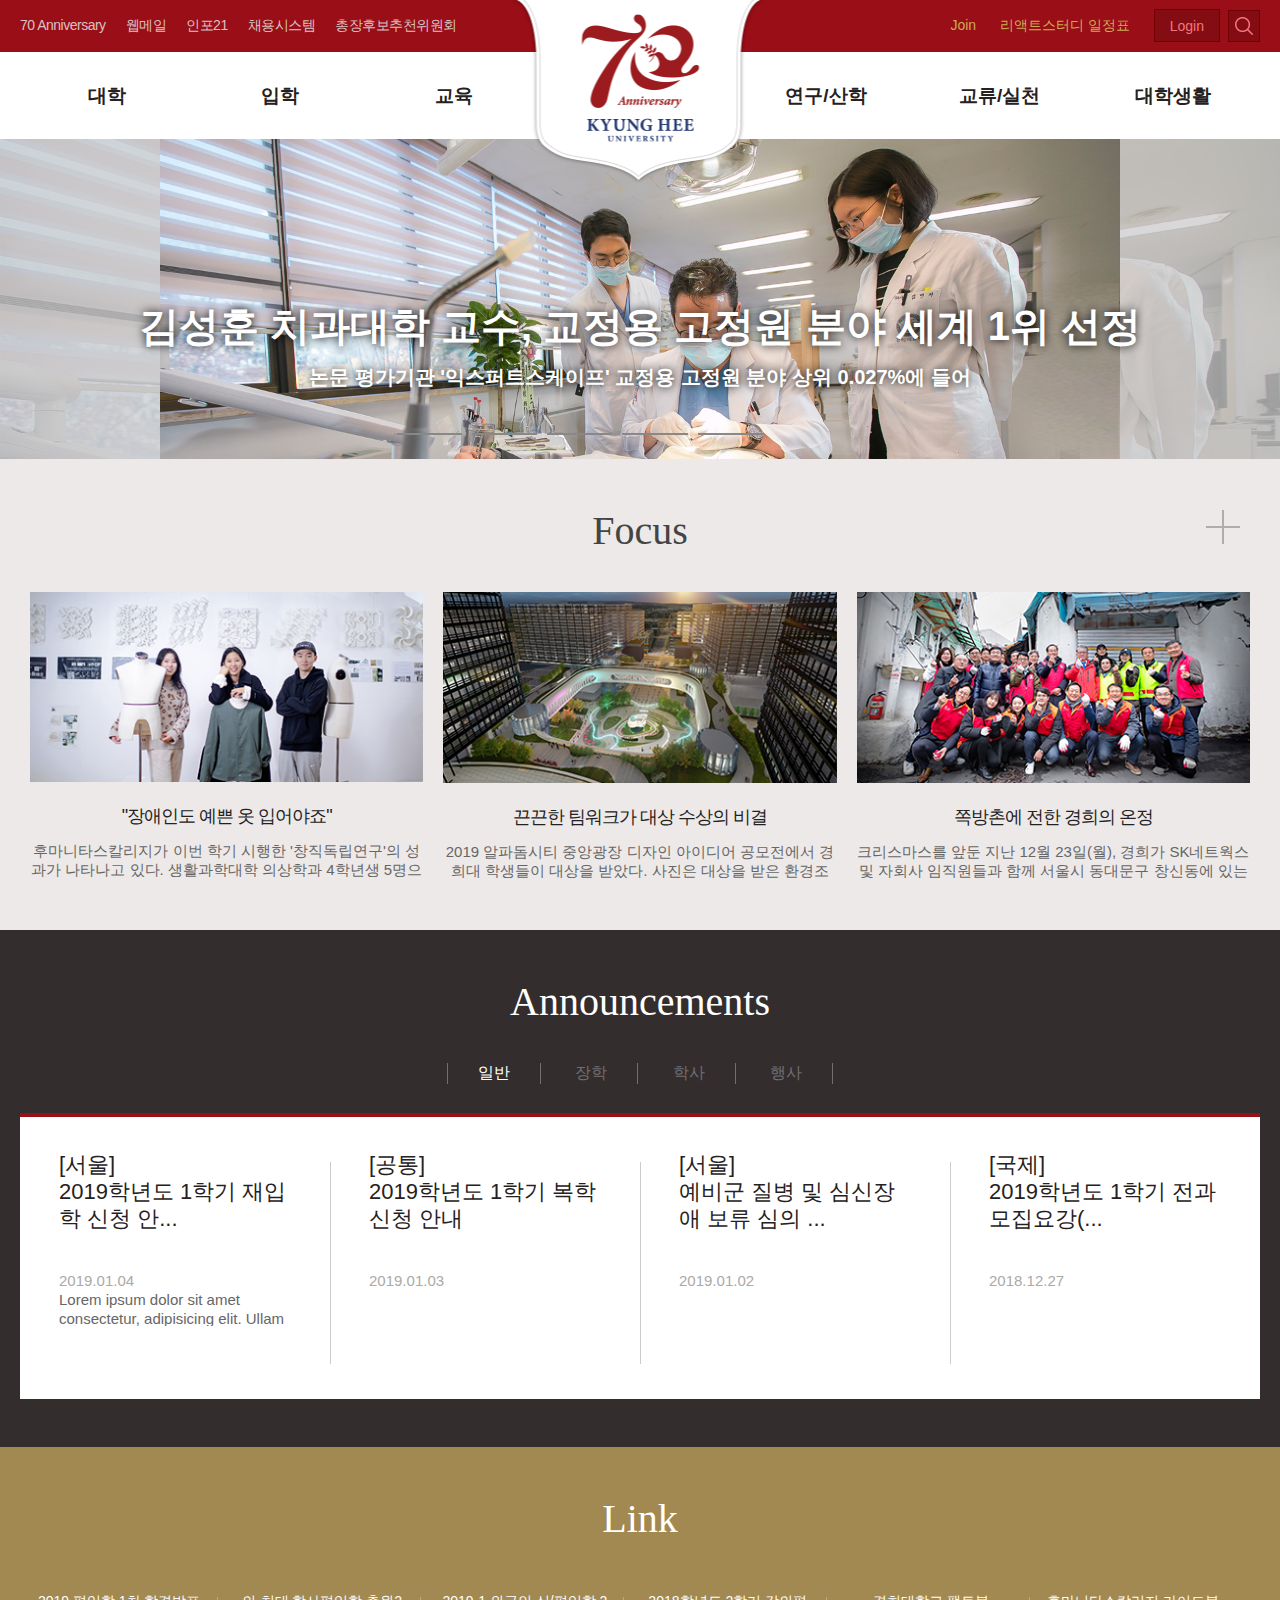
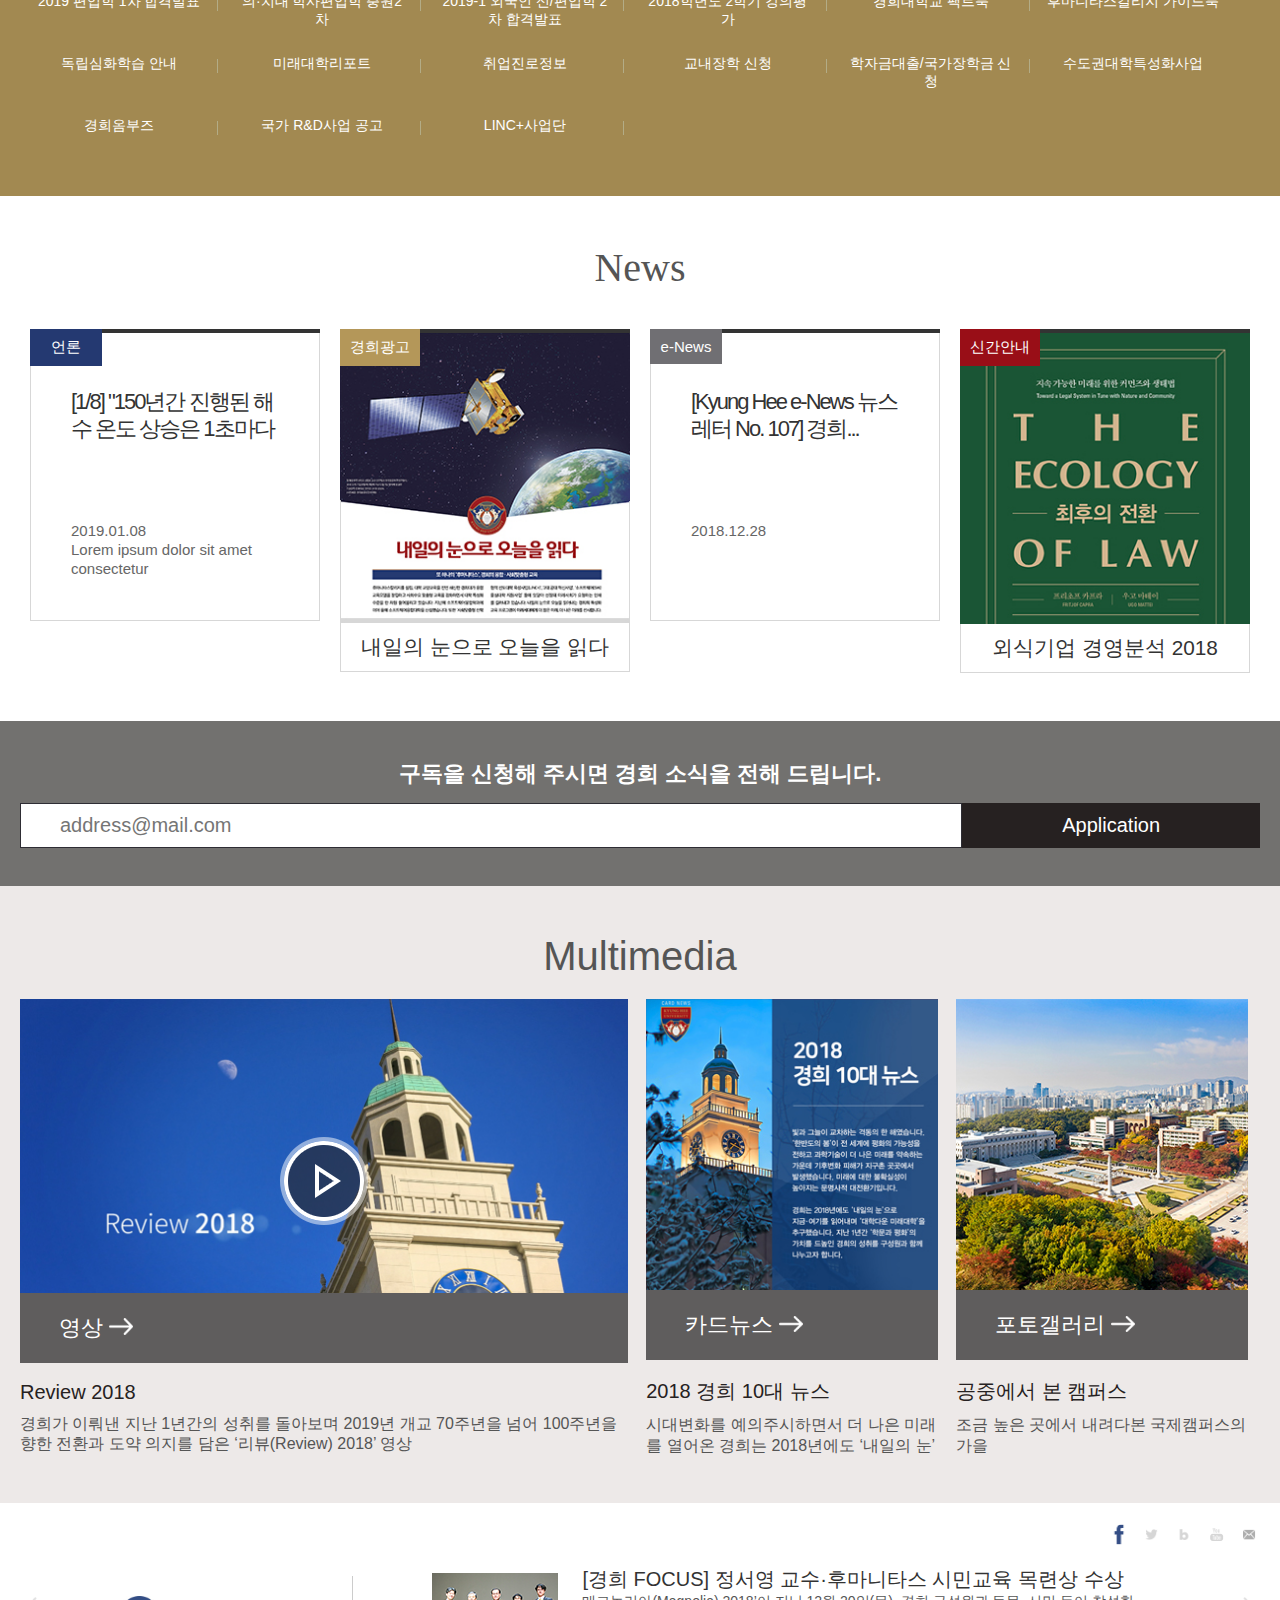
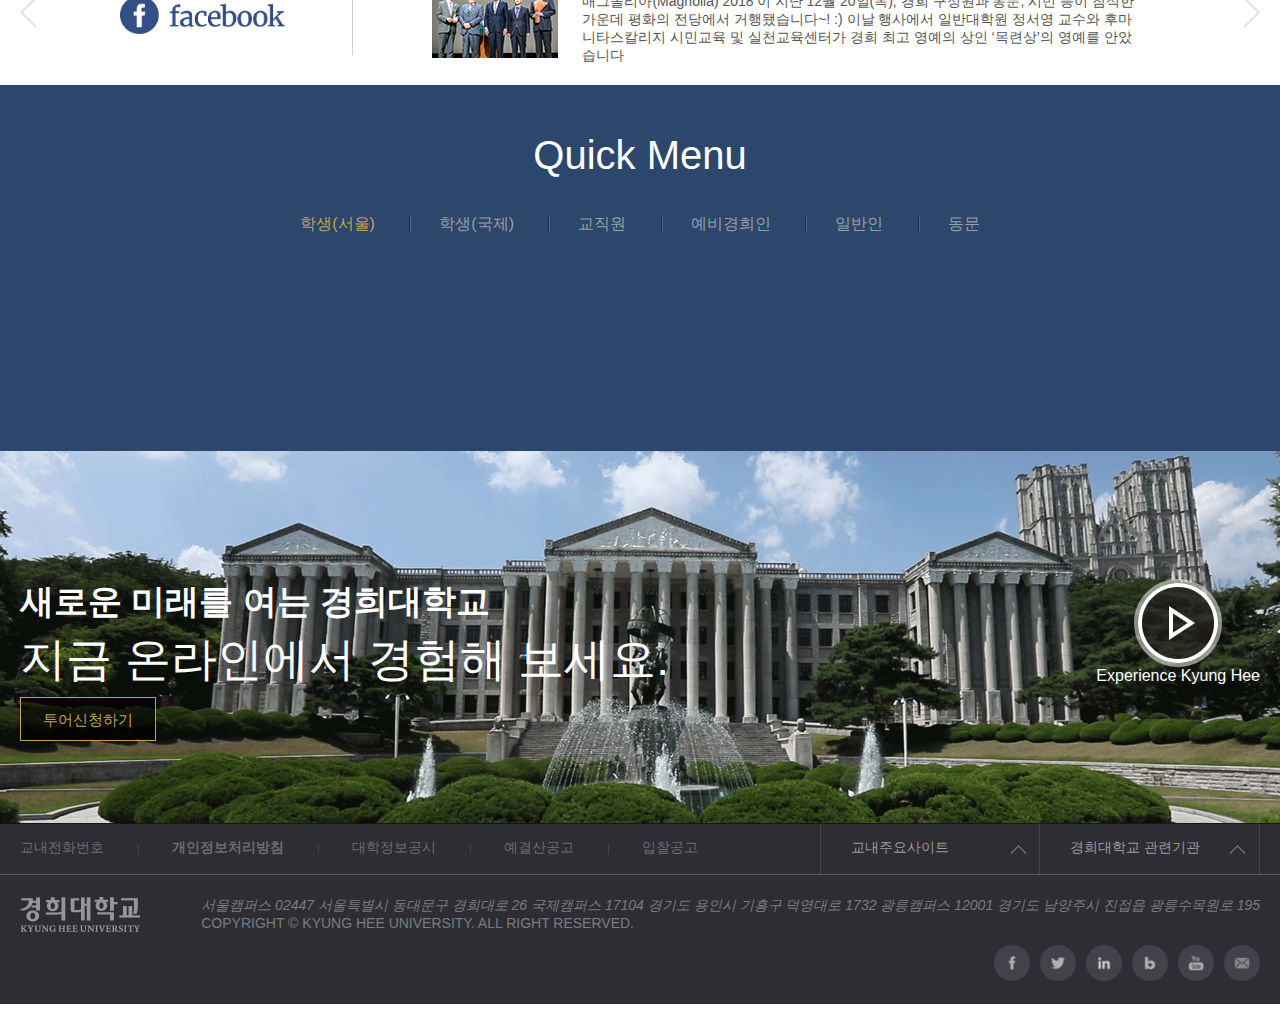
<file: index.html>
<!DOCTYPE html>
<html lang="ko">

<head>
    <meta charset="UTF-8">
    <meta name="viewport" content="width=device-width, initial-scale=1.0">
    <meta http-equiv="X-UA-Compatible" content="ie=edge">

    <meta property="og:url" content="http://thebu.cafe24.com/khu0210/">
    <meta property="og:image" content="images/fab.png">
    <meta property="og:type" content="website">
    <meta property="og:site_name" content="김은영사이트">
    <meta property="og:locale" content="ko">
    <meta property="og:title" content="김은영" />
    <meta property="og:description" content="김은영엽니다." />

    <title>경희대학교</title>
    <link rel="shortcut icon" href="images/favicon.ico">
    <link rel="apple-touch-icon" href="https://cdn.samsung.com/etc/designs/smg/global/imgs/logo-square-letter.png">
    <link rel="stylesheet" href="css/reset.css">
    <link rel="stylesheet" href="https://use.fontawesome.com/releases/v5.7.0/css/all.css">
    <link rel="stylesheet" href="css/slick.css">
    <link rel="stylesheet" href="css/animate.css">
    <link rel="stylesheet" href="css/common.css">
    <link rel="stylesheet" href="css/main.css">



    <script src="js/jquery-1.12.4.min.js"></script>
    <script src="js/jquery-migrate-1.4.1.min.js"></script>
    <!--[if lt IE 9]>
         <script src="js/html5shiv.js"></script>
    <![endif]-->
    <script src="js/prefixfree.min.js"></script>
    <script src="js/slick.min.js"></script>
    <script src="js/jquery.easing.1.3.js"></script>
    <script src="js/myscript.js"></script>
</head>

<body>

    <div id="commHeader"></div>

    <section class="mainSlideW">
        <div class="mainSlide">
            <div class="slide01 sbox">
                <img src="images/slideImg01.jpg" alt="">
                <a href="#">
                    <strong class="slideTit">김성훈 치과대학 교수, 교정용 고정원 분야 세계 1위 선정</strong>
                    <p class="slideTxt">논문 평가기관 '익스퍼트스케이프' 교정용 고정원 분야 상위 0.027%에 들어</p>
                </a>
            </div>
            <div class="slide02 sbox">
                <img src="images/slideImg02.jpg" alt="">
                <a href="#">
                    <strong class="slideTit">"끌어주고, 밀어주고"··· 선후배 화합해 대상 거머쥐어</strong>
                    <p class="slideTxt">'REWIND 길음'팀, 보행가로환경 디자인 학생 아이디어 공모전에서 대상 수상</p>
                </a>
            </div>
            <div class="slide03 sbox">
                <img src="images/slideImg03.jpg" alt="">
                <a href="#">
                    <strong class="slideTit">이승룡 교수 연구팀, 'AI 닥터' 말레이시아 수출</strong>
                    <p class="slideTxt">AI 닥터 서비스 플랫폼 프로토타입 개발··· 말레이시아 내년 말 상용화</p>
                </a>
            </div>
            <div class="slide04 sbox">
                <img src="images/slideImg04.jpg" alt="">
                <a href="#">
                    <strong class="slideTit">"장애인콜택시 대기 시간 단축, 사람과 사람 사이 더 가깝게"</strong>
                    <p class="slideTxt">경영학과 4명, 행안부 주최 '2019 빅데이터 분석 공모전' 대상 수상 </p>
                </a>
            </div>
            <div class="slide05 sbox">
                <img src="images/slideImg05.jpg" alt="">
                <a href="#" target="_blank">
                    <strong class="slideTit">한 팀 이룬 기계공학과 17학번, '2019 테크톤 플러스'에서 최우수상 수상</strong>
                    <p class="slideTxt">대부분 처음 나선 대회··· 서로 격려·의지하고 팀워크 다지며 좋은 성과</p>
                </a>
            </div>
        </div>
        <button type="button" class="papl"><span class="blind">멈춤</span><i class="fas fa-pause"></i></button>
    </section>

    <section class="mainSec01">
        <div class="row">
            <h2 class="mainTit01 fontMer">Focus<a href="#" class="btnMore">더보기</a></h2>
            <ul class="mainList01 cf">
                <li>
                    <a href="#">
                        <div class="listImgW">
                            <img src="images/focus01.jpg" alt="">
                        </div>
                        <strong>"장애인도 예쁜 옷 입어야죠"</strong>
                        <p class="txtW">
                            후마니타스칼리지가 이번 학기 시행한 '창직독립연구'의 성과가 나타나고 있다. 생활과학대학 의상학과 4학년생 5명으로 구성된 '어셈블(ASSEMBLE)'은 '2019
                            청년취업아카데이 창직어워드'에 나가 고용노동부 장관상을 수상했다. 사진은 이정은, 김시내(16학번), 정재웅(14학번) 학생.(사진 왼쪽부터)</p>
                    </a>
                </li>
                <li>
                    <a href="#">
                        <div class="listImgW">
                            <img src="images/focus02.jpg" alt="">
                        </div>
                        <strong>끈끈한 팀워크가 대상 수상의 비결</strong>
                        <p class="txtW">2019 알파돔시티 중앙광장 디자인 아이디어 공모전에서 경희대 학생들이 대상을 받았다. 사진은 대상을 받은 환경조경디자인학과 김소희(15학번),
                            김준택, 이주현(이하 16학번) 학생의 작품 'PANGYO SYNAPSE(판교시냅스-살아있는 지형)'. 시냅스를 모티브로 자연과 인간을 연결하는 휴게공간을 제안했다.
                        </p>
                    </a>
                </li>
                <li>
                    <a href="#">
                        <div class="listImgW">
                            <img src="images/focus03.jpg" alt="">
                        </div>
                        <strong>쪽방촌에 전한 경희의 온정</strong>
                        <p class="txtW">크리스마스를 앞둔 지난 12월 23일(월), 경희가 SK네트웍스 및 자회사 임직원들과 함께 서울시 동대문구 창신동에 있는 쪽방촌을 찾아 생필품을
                            전달하고, 방문 진료를 진행했다. 사진은 봉사를 마치고 기념촬영을 하는 경희대·의료원 구성원, SK네트웍스 및 자회사 임직원의 모습.</p>
                    </a>
                </li>
            </ul>
        </div>
    </section>


    <section id="section" class="mainSec02">
        <div class="row">
            <h2 class="mainTit01">Announcements</h2>
            <div class="tabType05">
                <ul class="tab">
                    <li class="on">
                        <a href="#none">일반</a>
                    </li>
                    <li>
                        <a href="#none">장학</a>
                    </li>
                    <li>
                        <a href="#none">학사</a>
                    </li>
                    <li>
                        <a href="#none">행사</a>
                    </li>
                </ul>
                <div class="tabbox">
                    <div id="first" class="tabCon on">
                        <ul class="mainList02 cf">
                            <li>
                                <div class="hoverW">
                                    <strong class="titW">[서울]</strong>
                                    <strong class="titW">2019학년도 1학기 재입학 신청 안...</strong>
                                    <p class="txtW">
                                        <span class="date">2019.01.04</span>
                                        Lorem ipsum dolor sit amet consectetur, adipisicing elit. Ullam esse eius ex
                                        numquam corrupti quidem dignissimos voluptas placeat repudiandae tempora ad
                                        laudantium, sit consequuntur perferendis quos praesentium! Voluptatibus,
                                        doloremque amet.
                                    </p>
                                    <a href="#" class="btn09 fontMer">More</a>
                                </div>
                            </li>
                            <li>
                                <div class="hoverW">
                                    <strong class="titW">[공통]</strong>
                                    <strong class="titW">2019학년도 1학기 복학신청 안내</strong>
                                    <p class="txtW">
                                        <span class="date">2019.01.03</span>
                                    </p>
                                    <a href="/kor/notice/detail.do?category=UNDERGRADUATE&amp;seq=2108813"
                                        class="btn09 fontMer">More</a>
                                </div>
                            </li>
                            <li>
                                <div class="hoverW">
                                    <strong class="titW">[서울]</strong>
                                    <strong class="titW">예비군 질병 및 심신장애 보류 심의 ...</strong>
                                    <p class="txtW">
                                        <span class="date">2019.01.02</span>
                                    </p>
                                    <a href="/kor/notice/detail.do?category=UNDERGRADUATE&amp;seq=2108763"
                                        class="btn09 fontMer">More</a>
                                </div>
                            </li>
                            <li>
                                <div class="hoverW">
                                    <strong class="titW">[국제]</strong>
                                    <strong class="titW">2019학년도 1학기 전과 모집요강(...</strong>
                                    <p class="txtW">
                                        <span class="date">2018.12.27</span>
                                    </p>
                                    <a href="/kor/notice/detail.do?category=UNDERGRADUATE&amp;seq=2108591"
                                        class="btn09 fontMer">More</a>
                                </div>
                            </li>
                        </ul>
                    </div>
                    <div id="second" class="tabCon">
                        <ul class="mainList02 cf">
                            <li>
                                <div class="hoverW">
                                    <strong class="titW">[공통]</strong>
                                    <strong class="titW">[대외][~1.18]2019학년도 푸...</strong>
                                    <p class="txtW">
                                        <span class="date">2019.01.03</span>
                                    </p>
                                    <a href="/kor/notice/detail.do?category=SCHOLARSHIP&amp;seq=2108825"
                                        class="btn09 fontMer">More</a>
                                </div>
                            </li>
                            <li>
                                <div class="hoverW">
                                    <strong class="titW">[공통]</strong>
                                    <strong class="titW">[대외][~3.8]2019학년도 한국...</strong>
                                    <p class="txtW">
                                        <span class="date">2019.01.03</span>
                                        ※ 자세한 사항은 재단 홈페이지(http://www.kfas.or.kr/)에서 확인바...
                                    </p>
                                    <a href="/kor/notice/detail.do?category=SCHOLARSHIP&amp;seq=2108790"
                                        class="btn09 fontMer">More</a>
                                </div>
                            </li>
                            <li>
                                <div class="hoverW">
                                    <strong class="titW">[공통]</strong>
                                    <strong class="titW">[대외][~1.16]2019학년도 광...</strong>
                                    <p class="txtW">
                                        <span class="date">2019.01.03</span>
                                        ※ 자세한 사항은 재단 홈페이지(http://www.gjcsf.or.kr/)에서 확인 ...
                                    </p>
                                    <a href="/kor/notice/detail.do?category=SCHOLARSHIP&amp;seq=2108788"
                                        class="btn09 fontMer">More</a>
                                </div>
                            </li>
                            <li>
                                <div class="hoverW">
                                    <strong class="titW">[공통]</strong>
                                    <strong class="titW">[대외][~1.11]2019학년도 쌍...</strong>
                                    <p class="txtW">
                                        <span class="date">2019.01.03</span>
                                        2019학년도 쌍용 곰두리 장학생 추천자 선발 안내1. 대학 추천 인원 : 0명2. 신청자...
                                    </p>
                                    <a href="/kor/notice/detail.do?category=SCHOLARSHIP&amp;seq=2108783"
                                        class="btn09 fontMer">More</a>
                                </div>
                            </li>
                        </ul>
                    </div>
                    <div id="third" class="tabCon">
                        <ul class="mainList02 cf">
                            <li>
                                <div class="hoverW">
                                    <strong class="titW">[국제]</strong>
                                    <strong class="titW">[창업보육센터]학사조교 모집 안내</strong>
                                    <p class="txtW">
                                        <span class="date">2019.01.04</span>
                                        국제캠퍼스 창업보육센터 행정실에서 근무할 학사조교를 다음과 같이 모집합니다. 1. 모...
                                    </p>
                                    <a href="/kor/notice/detail.do?category=GENERAL&amp;seq=2108896"
                                        class="btn09 fontMer">More</a>
                                </div>
                            </li>
                            <li>
                                <div class="hoverW">
                                    <strong class="titW">[공통]</strong>
                                    <strong class="titW">[공공대학원] 2019학년도 전기 공...</strong>
                                    <p class="txtW">
                                        <span class="date">2019.01.04</span>
                                    </p>
                                    <a href="/kor/notice/detail.do?category=GENERAL&amp;seq=2108862"
                                        class="btn09 fontMer">More</a>
                                </div>
                            </li>
                            <li>
                                <div class="hoverW">
                                    <strong class="titW">[서울]</strong>
                                    <strong class="titW">[국제교육원] 2018 겨울 정규 과...</strong>
                                    <p class="txtW">
                                        <span class="date">2019.01.04</span>
                                        2018 겨울 정규 과정 일본 긴키대 학생 한국어 도우미 모집 1. 프로그...
                                    </p>
                                    <a href="/kor/notice/detail.do?category=GENERAL&amp;seq=2108853"
                                        class="btn09 fontMer">More</a>
                                </div>
                            </li>
                        </ul>
                    </div>
                    <div id="forth" class="tabCon">
                        <ul class="mainList02 cf">
                            <li>
                                <div class="hoverW">
                                    <strong class="titW">[공통]</strong>
                                    <strong class="titW">2018학년도 동아시아 Field S...</strong>
                                    <p class="txtW">
                                        <span class="date">2018.12.11</span>
                                        2018학년도 동아시아 Field Study(한일 역사 및 현장 탐구) 신청 접수 안내20...
                                    </p>
                                    <a href="/kor/notice/detail.do?category=EVENT&amp;seq=2108102"
                                        class="btn09 fontMer">More</a>
                                </div>
                            </li>
                            <li>
                                <div class="hoverW">
                                    <strong class="titW">[공통]</strong>
                                    <strong class="titW">토크콘서트 "BTS를 사유하다" (연...</strong>
                                    <p class="txtW">
                                        <span class="date">2018.12.19</span>
                                        토크콘서트 “BTS를 사유하다” (연사: 임진모) 개최 안내 □...
                                    </p>
                                    <a href="/kor/notice/detail.do?category=EVENT&amp;seq=2108355"
                                        class="btn09 fontMer">More</a>
                                </div>
                            </li>
                            <li>
                                <div class="hoverW">
                                    <strong class="titW">[공통]</strong>
                                    <strong class="titW"> Magnolia 2018(목련회의,...</strong>
                                    <p class="txtW">
                                        <span class="date">2018.12.05</span>
                                        2018 경희의 한해를 돌아보고 새 희망을 공유하는 목련회의클래식과 대중음악이 어우러지는 ...
                                    </p>
                                    <a href="/kor/notice/detail.do?category=EVENT&amp;seq=2107999"
                                        class="btn09 fontMer">More</a>
                                </div>
                            </li>
                            <li>
                                <div class="hoverW">
                                    <strong class="titW">[공통]</strong>
                                    <strong class="titW">2019년도 동계(제50차) 대학생을...</strong>
                                    <p class="txtW">
                                        <span class="date">2018.11.30</span>
                                        2019년도 동계(제50차) 대학생을 위한 외교부 워크숍 안내 1. 외교부 국립외교원...
                                    </p>
                                    <a href="/kor/notice/detail.do?category=EVENT&amp;seq=2107792"
                                        class="btn09 fontMer">More</a>
                                </div>
                            </li>
                        </ul>
                    </div>
                </div>
            </div>
        </div>
    </section>

    <section class="mainSec09">
        <div class="row">
            <h2 class="mainTit01">Link</h2>
            <ul class="mainList09 cf">
                <li class="">
                    <a href="#" target="_blank">
                        2019 편입학 1차 합격발표
                    </a>
                </li>
                <li class="">
                    <a href="#" target="_blank">
                        의·치대 학사편입학 충원2차
                    </a>
                </li>
                <li class="">
                    <a href="#" target="_blank">
                        2019-1 외국인 신/편입학 2차 합격발표
                    </a>
                </li>
                <li class="">
                    <a href="#" target="_blank">
                        2018학년도 2학기 강의평가
                    </a>
                </li>
                <li class="">
                    <a href="#" target="_self">
                        경희대학교 팩트북
                    </a>
                </li>
                <li class="noAfter">
                    <a href="#" target="_self">
                        후마니타스칼리지 가이드북
                    </a>
                </li>
                <li class="">
                    <a href="#" target="_self">
                        독립심화학습 안내
                    </a>
                </li>
                <li class="">
                    <a href="http://www.khu.ac.kr/upload/etc/Future_Report_2015.pdf" target="_self">
                        미래대학리포트
                    </a>
                </li>
                <li class="">
                    <a href="#" target="_self">
                        취업진로정보
                    </a>
                </li>
                <li class="">
                    <a href="#" target="_self">
                        교내장학 신청
                    </a>
                </li>
                <li class="">
                    <a href="#" target="_self">
                        학자금대출/국가장학금 신청
                    </a>
                </li>
                <li class="noAfter">
                    <a href="#" target="_self">
                        수도권대학특성화사업
                    </a>
                </li>
                <li class="">
                    <a href="#" target="_self">
                        경희옴부즈
                    </a>
                </li>
                <li class="">
                    <a href="#" target="_self">
                        국가 R&amp;D사업 공고
                    </a>
                </li>
                <li class="noAfter">
                    <a href="#" target="_blank">
                        LINC+사업단
                    </a>
                </li>
            </ul>
        </div>
    </section>

    <section class="mainSec03">
        <div class="row">
            <h2 class="mainTit01 fontMer">News</h2>
            <ul class="mainList03 cf">
                <li>
                    <div class="label">언론</div>
                    <div class="boxSt01">
                        <a href="#">
                            <strong class="titW">[1/8] "150년간 진행된 해수 온도 상승은 1초마다 원자폭 원자폭 원자폭 원자폭 원자폭 원자폭 원자폭 원자폭 원자폭
                                원작폭</strong>
                            <p class="txtW">
                                <span class="date">2019.01.08</span>
                                Lorem ipsum dolor sit amet consectetur
                            </p>
                        </a>
                    </div>
                </li>
                <li>
                    <div class="label">경희광고</div>
                    <div class="imgBoxSt01">
                        <img src="images/board_mainImage_1545960666786.jpg" alt="">
                        <div class="imgDim">
                            <div class="icoWrap">
                                <a href="#" target="_blank">
                                    <img src="images/icoMainDetail.png" alt="자세히보기"></a>
                                <a href="#" target="_blank">
                                    <img src="images/icoMainDown.png" alt="다운로드"></a>
                            </div>
                        </div>
                    </div>
                    <div class="boxSt02">
                        <strong class="titW01">내일의 눈으로 오늘을 읽다</strong>
                    </div>
                </li>
                <li class="color03">
                    <div class="label">e-News</div>
                    <div class="boxSt01">
                        <a href="#">
                            <strong class="titW"> [Kyung Hee e-News 뉴스레터 No. 107] 경희...</strong>
                            <p class="txtW">
                                <span class="date">2018.12.28</span>
                            </p>
                        </a>
                    </div>
                </li>
                <li class="color04">
                    <div class="label">신간안내</div>
                    <div class="imgBoxSt01">
                        <img src="images/board_mainImage_1565228257848.jpg" alt="">
                        <div class="imgDim">
                            <div class="icoWrap">
                                <a href="#">
                                    <img src="images/icoMainDetail.png" alt="자세히보기"></a>
                                <!--20181217 alt 값 추가-->
                            </div>
                        </div>
                    </div>
                    <div class="boxSt02">
                        <strong class="titW02">외식기업 경영분석 2018 </strong>
                    </div>
                </li>
            </ul>
        </div>
    </section>

    <div class="mainSec04">
        <div class="row">
            <form action="#" method="post">
                <label for="email">구독을 신청해 주시면 경희 소식을 전해 드립니다.</label>
                <div class="inputBox cf">
                    <input type="email" id="email" name="email" placeholder="address@mail.com">
                    <button type="submit">Application</button>
                </div>
            </form>
        </div>
    </div>

    <div class="mainSec05">
        <div class="container row">
            <h2 class="mainTit01 fontMer">Multimedia</h2>
            <ul class="mainList05 cf">
                <li class="bigW">
                    <div class="bgWrap">
                        <a href="#none">
                            <img src="images/catalog_mainImage_1545367237419.jpg" alt="">
                            <div class="decoPlay" data-src="https://www.youtube.com/embed/bk2hWxq2wLY">
                                <img src="images/icoMainPlay.png" alt="">
                            </div>
                            <div class="modalW">
                                <div id="player"><iframe src="" frameborder="0"
                                        allow="accelerometer; autoplay; muted; encrypted-media; gyroscope; picture-in-picture"
                                        allowfullscreen></iframe></div>
                                <button>닫기</button>
                            </div>
                            <div class="caption">
                                <span>영상</span>
                                <img src="images/icoMainRightArr.png" alt="">
                            </div>
                        </a>
                    </div>
                    <strong class="guideTit01">Review 2018</strong>
                    <p class="guide02">
                        경희가 이뤄낸 지난 1년간의 성취를 돌아보며 2019년 개교 70주년을 넘어 100주년을 향한 전환과 도약 의지를 담은 ‘리뷰(Review) 2018’ 영상
                    </p>
                </li>
                <li class="smallW small01">
                    <div class="bgWrap">
                        <a href="/kor/cardNews/list.do">
                            <img src="images/catalog_mainImage_1545888134576.jpg" alt="">
                            <div class="caption">
                                <span>카드뉴스</span> <img src="images/icoMainRightArr.png" alt="">
                            </div>
                        </a>
                    </div>
                    <strong class="guideTit01"> 2018 경희 10대 뉴스</strong>
                    <p class="guide02">

                        시대변화를 예의주시하면서 더 나은 미래를 열어온 경희는 2018년에도 ‘내일의 눈’으로 지...
                    </p>
                </li>
                <li class="smallW small02">
                    <div class="bgWrap">
                        <a href="/kor/photo/list.do">
                            <img src="images/catalog_mainImage_1543291399805.jpg" alt="">
                            <div class="caption">
                                <span>포토갤러리</span> <img src="images/icoMainRightArr.png" alt="">
                            </div>
                        </a>
                    </div>
                    <strong class="guideTit01">공중에서 본 캠퍼스</strong>
                    <p class="guide02">

                        조금 높은 곳에서 내려다본 국제캠퍼스의 가을

                    </p>
                </li>
            </ul>
        </div>
    </div>

    <div class="mainSec06">
        <div class="container cf row">
            <ul class="snsIco cf">
                <li class="sns01 on">
                    <a href="#none">페이스북</a>
                    <!--20181217 text 추가-->
                </li>
                <li class="sns02">
                    <a href="#none">트위터</a>
                    <!--20181217 text 추가-->
                </li>
                <li class="sns03">
                    <a href="#none">블로그</a>
                    <!--20181217 text 추가-->
                </li>
                <li class="sns04">
                    <a href="#none">유튜브</a>
                    <!--20181217 text 추가-->
                </li>
                <li class="sns05">
                    <a href="#none">링크드인</a>
                    <!--20181217 text 추가-->
                </li>
            </ul>
            <ul class="snsSlide cf">
                <li class="snsW01">
                    <a href="https://www.facebook.com/kyungheeuniv/posts/2282943155060562" target="_self" class="cf">
                        <img src="images/snsLogo01.jpg" class="logo" alt="">
                        <div class="snsTxtW">
                            <img src="images/catalog_file_1546993217542.png" alt="">
                            <div class="txtW">
                                <strong>[경희 FOCUS] 정서영 교수·후마니타스 시민교육 목련상 수상</strong>
                                <p>매그놀리아(Magnolia) 2018’이 지난 12월 20일(목), 경희 구성원과 동문, 시민 등이 참석한 가운데 평화의 전당에서 거행됐습니다~! :)
                                    이날 행사에서 일반대학원 정서영 교수와 후마니타스칼리지 시민교육 및 실천교육센터가 경희 최고 영예의 상인 ‘목련상’의 영예를 안았습니다 </p>
                            </div>
                        </div>
                    </a>
                </li>
                <li class="snsW02">
                    <a href="https://twitter.com/khuniv" target="_blank">
                        <img src="images/snsLogo02.jpg" class="logo" alt="">
                        <div class="snsTxtW">
                            <img src="images/catalog_file_1529375206099.jpg" alt="">
                            <div class="txtW">
                                <strong>나의 공강 시간이 밥 한 끼로? '십시일밥' 봉사활동</strong>
                                <p>혹시 '십시일반'이라는 사자성어 다들 알고 계신가요~? '열사람이 밥 한 술씩 보태면 한 사람 먹을 분량이 된다.'는 뜻으로 여러사람이 힘을 합하면 한
                                    사람을 돕기 쉽다는 말이죠. 경희대학교 내에 이 뜻과 비슷한 의미의 봉사를 하는 단체가 있다고 합니다. 바로 '십시일밥'인데요. 공강 한 시간을 따？한
                                    한 끼로 기부할 수 있는 활동이라고 합니다. 이 좋은...</p>
                            </div>
                        </div>
                    </a>
                </li>
                <li class="snsW03">
                    <a href="https://blog.naver.com/PostView.nhn?blogId=khublog&amp;logNo=221376250242&amp;categoryNo=11&amp;parentCategoryNo=11&amp;from=thumbnailList"
                        target="_self">
                        <img src="images/snsLogo03.jpg" class="logo" alt="">
                        <div class="snsTxtW">
                            <img src="images/catalog_file_1544431975641.jpg" alt="">
                            <div class="txtW">
                                <strong>4.3/4.3! A+킬러 학생의 공부 방법 집중 탐구!</strong>
                                <p>4.3/4.3! A+킬러 학생의 공부 방법 집중 탐구!</p>
                            </div>

                        </div>
                    </a>


                </li>
                <li class="snsW04">
                    <a href="https://youtu.be/6wQnWcNMPTI" target="_self">
                        <img src="images/snsLogo04.jpg" class="logo" alt="">
                        <div class="snsTxtW">
                            <img src="images/catalog_file_1544063136787.png" alt="">
                            <div class="txtW">
                                <strong>Art-人-후마니타스 예술축전</strong>
                                <p>지난 11월 26일(월)~30일(금)까지 청운관 네오누리와 네오르네상스관 네오누리에서 후마니타스칼리지 예술축전이 개최됐습니다 :)
                                </p>
                            </div>
                        </div>
                    </a>
                </li>
                <li class="snsW05">
                    <a href="https://www.linkedin.com/feed/update/urn:li:activity:6488558291675860992" target="_self">
                        <img src="images/snsLogo05.jpg" class="logo" alt="">
                        <div class="snsTxtW">
                            <img src="images/catalog_file_1546993286227.png" alt="">
                            <div class="txtW">
                                <strong>[경희 FOCUS] 출판문화원 ‘미래 교육’ 서적, 태국에 판권 수출</strong>
                                <p>경희대 출판문화원이 2017년 펴낸 (류태호 지음)가 태국에서 출간됩니다.
                                    교육 변화에 대비해 교육자와 학습자가 무엇을 준비해야 하는지 일러주는 책인 만큼
                                    태국뿐만이 아니라, 베트남, 인도네시아 등 여러 나라에서도 러브콜을 받고 있다고 합니다 :)</p>
                            </div>
                        </div>
                    </a>
                </li>
            </ul>
            <a class="prev" href="#none">이전</a>
            <a class="next" href="#none">다음</a>
        </div>
    </div>

    <div class="mainSec07">
        <div class="container row">
            <h2 class="mainTit01 fontMer">Quick Menu</h2>
            <div class="tabType06">
                <ul class="tab cf">
                    <li class="on">
                        <a href="#none">학생(서울)</a>
                    </li>
                    <li>
                        <a href="#none">학생(국제)</a>
                    </li>
                    <li>
                        <a href="#none">교직원</a>
                    </li>
                    <li>
                        <a href="#none">예비경희인</a>
                    </li>
                    <li>
                        <a href="#none">일반인</a>
                    </li>
                    <li>
                        <a href="#none">동문</a>
                    </li>
                </ul>
                <div class="tabContent">
                    <div id="tab1" class="tabCon on">
                        <ul class="mainList07 cf">
                            <li>
                                <a href="/kor/sub/content.do?MENU_SEQ=536" target="_blank">
                                    <div class="icoW"><img src="images/link_normalImage_1531365031560.png" alt=""></div>
                                    <span>학생회</span>
                                </a>
                            </li>



                            <li>
                                <a href="https://klas.khu.ac.kr/index.jsp&#9;" target="_blank">
                                    <div class="icoW"><img src="images/link_normalImage_1536820999734.png" alt=""></div>
                                    <span>KLAS</span>
                                </a>
                            </li>



                            <li>
                                <a href="http://kyunghee.certpia.com/" target="_blank">
                                    <div class="icoW"><img src="images/link_normalImage_1531368893838.png" alt=""></div>
                                    <span>인터넷 증명발급센터</span>
                                </a>
                            </li>



                            <li>
                                <a href="https://janghak.khu.ac.kr/?pmi-sso-return2=none" target="_blank">
                                    <div class="icoW"><img src="images/link_normalImage_1531368988001.png" alt=""></div>
                                    <span>장학/융자</span>
                                </a>
                            </li>



                            <li>
                                <a href="http://healthsc.khu.ac.kr/html_2014/" target="_blank">
                                    <div class="icoW"><img src="images/link_normalImage_1531369031825.png" alt=""></div>
                                    <span>건강센터(서울)</span>
                                </a>
                            </li>



                            <li>
                                <a href="https://library.khu.ac.kr/seoul" target="_blank">
                                    <div class="icoW"><img src="images/link_normalImage_1531369085502.png" alt=""></div>
                                    <span>중앙도서관(서울)</span>
                                </a>
                            </li>



                            <li>
                                <a href="https://job1.khu.ac.kr:447/" target="_blank">
                                    <div class="icoW"><img src="images/link_normalImage_1531369120543.png" alt=""></div>
                                    <span>미래인재센터(서울)</span>
                                </a>
                            </li>



                            <li>
                                <a href="http://counsell.khu.ac.kr/" target="_blank">
                                    <div class="icoW"><img src="images/link_normalImage_1531369148025.png" alt=""></div>
                                    <span>학생생활상담(서울)</span>
                                </a>
                            </li>


                        </ul>
                    </div>
                    <div id="tab2" class="tabCon">
                        <ul class="mainList07 cf">


                            <li>
                                <a href="/kor/sub/content.do?MENU_SEQ=536" target="_blank">
                                    <div class="icoW"><img src="images/link_normalImage_1531872062509.png" alt=""></div>
                                    <span>학생회</span>
                                </a>
                            </li>



                            <li>
                                <a href="https://klas.khu.ac.kr/index.jsp" target="_blank">
                                    <div class="icoW"><img src="images/link_normalImage_1536821068214.png" alt=""></div>
                                    <span>KLAS</span>
                                </a>
                            </li>



                            <li>
                                <a href="http://kyunghee.certpia.com/" target="_blank">
                                    <div class="icoW"><img src="images/link_normalImage_1531872114125.png" alt=""></div>
                                    <span>인터넷 증명발급센터</span>
                                </a>
                            </li>



                            <li>
                                <a href="https://janghak.khu.ac.kr/?pmi-sso-return2=none" target="_blank">
                                    <div class="icoW"><img src="images/link_normalImage_1531872146586.png" alt=""></div>
                                    <span>장학/융자</span>
                                </a>
                            </li>



                            <li>
                                <a href="http://health.khu.ac.kr/" target="_blank">
                                    <div class="icoW"><img src="images/link_normalImage_1531872173593.png" alt=""></div>
                                    <span>건강센터(국제)</span>
                                </a>
                            </li>



                            <li>
                                <a href="https://library.khu.ac.kr/global" target="_blank">
                                    <div class="icoW"><img src="images/link_normalImage_1531872209533.png" alt=""></div>
                                    <span>중앙도서관(국제)</span>
                                </a>
                            </li>



                            <li>
                                <a href="http://career.khu.ac.kr/" target="_blank">
                                    <div class="icoW"><img src="images/link_normalImage_1531872245144.png" alt=""></div>
                                    <span>미래인재센터(국제)</span>
                                </a>
                            </li>



                            <li>
                                <a href="https://counsel.khu.ac.kr/" target="_blank">
                                    <div class="icoW"><img src="images/link_normalImage_1531872274832.png" alt=""></div>
                                    <span>학생생활상담(국제)</span>
                                </a>
                            </li>


                        </ul>
                    </div>
                    <div id="tab3" class="tabCon">
                        <ul class="mainList07 cf">


                            <li>
                                <a href="http://clean.khu.ac.kr/" target="_blank">
                                    <div class="icoW"><img src="images/link_normalImage_1531369229822.png" alt=""></div>
                                    <span>부정청탁신고센터</span>
                                </a>
                            </li>



                            <li>
                                <a href="/kor/sub/tab.do?MENU_SEQ=205" target="_blank">
                                    <div class="icoW"><img src="images/link_normalImage_1531369248917.png" alt=""></div>
                                    <span>교내전화번호</span>
                                </a>
                            </li>



                            <li>
                                <a href="https://khctl.khu.ac.kr/html_2015_re/" target="_blank">
                                    <div class="icoW"><img src="images/link_normalImage_1531369270415.png" alt=""></div>
                                    <span>교수학습지원센터</span>
                                </a>
                            </li>



                            <li>
                                <a href="http://khu.certpia.com" target="_blank">
                                    <div class="icoW"><img src="images/link_normalImage_1531369310465.png" alt=""></div>
                                    <span>교직원 증명발급센터</span>
                                </a>
                            </li>



                            <li>
                                <a href="https://rule.khu.ac.kr/lmxsrv/main/main.do" target="_blank">
                                    <div class="icoW"><img src="images/link_normalImage_1531369355982.png" alt=""></div>
                                    <span>규정관리시스템</span>
                                </a>
                            </li>



                            <li>
                                <a href="http://union.khu.ac.kr/" target="_blank">
                                    <div class="icoW"><img src="images/link_normalImage_1531370965900.png" alt=""></div>
                                    <span>노동조합</span>
                                </a>
                            </li>



                            <li>
                                <a href="https://info21.khu.ac.kr/placeRsv/fcspReservation2.html" target="_blank">
                                    <div class="icoW"><img src="images/link_normalImage_1531370990530.png" alt=""></div>
                                    <span>장소예약시스템</span>
                                </a>
                            </li>



                            <li>
                                <a href="https://bang.khu.ac.kr/hjis2/" target="_blank">
                                    <div class="icoW"><img src="images/link_normalImage_1531371013813.png" alt=""></div>
                                    <span>채용시스템</span>
                                </a>
                            </li>


                        </ul>
                    </div>
                    <div id="tab4" class="tabCon">
                        <ul class="mainList07 cf">


                            <li>
                                <a href="http://give.khu.ac.kr/" target="_blank">
                                    <div class="icoW"><img src="images/link_normalImage_1531371189342.png" alt=""></div>
                                    <span>GIVE경희</span>
                                </a>
                            </li>



                            <li>
                                <a href="/kor/news/list.do?category=NEWSLETTER&amp;page=1" target="_blank">
                                    <div class="icoW"><img src="images/link_normalImage_1531371209428.png" alt=""></div>
                                    <span>경희뉴스</span>
                                </a>
                            </li>



                            <li>
                                <a href="/kor/sub/tab.do?MENU_SEQ=205" target="_blank">
                                    <div class="icoW"><img src="images/link_normalImage_1531371231281.png" alt=""></div>
                                    <span>교내전화번호</span>
                                </a>
                            </li>



                            <li>
                                <a href="http://media.khu.ac.kr/khunews/" target="_blank">
                                    <div class="icoW"><img src="images/link_normalImage_1531371253334.png" alt=""></div>
                                    <span>대학주보</span>
                                </a>
                            </li>



                            <li>
                                <a href="http://iphak.khu.ac.kr/intro.do" target="_blank">
                                    <div class="icoW"><img src="images/link_normalImage_1531371277917.png" alt=""></div>
                                    <span>입학처</span>
                                </a>
                            </li>



                            <li>
                                <a href="http://museum.khu.ac.kr/" target="_blank">
                                    <div class="icoW"><img src="images/link_normalImage_1531371300338.png" alt=""></div>
                                    <span>중앙박물관</span>
                                </a>
                            </li>



                            <li>
                                <a href="http://khupress.com/" target="_blank">
                                    <div class="icoW"><img src="images/link_normalImage_1531371320459.png" alt=""></div>
                                    <span>출판문화원</span>
                                </a>
                            </li>



                            <li>
                                <a href="/kor/sub/tab.do?MENU_SEQ=202" target="_blank">
                                    <div class="icoW"><img src="images/link_normalImage_1531371348101.png" alt=""></div>
                                    <span>캠퍼스안내</span>
                                </a>
                            </li>


                        </ul>
                    </div>
                    <div id="tab5" class="tabCon">
                        <ul class="mainList07 cf">


                            <li>
                                <a href="http://give.khu.ac.kr/" target="_blank">
                                    <div class="icoW"><img src="images/link_normalImage_1531371395995.png" alt=""></div>
                                    <span>GIVE경희</span>
                                </a>
                            </li>



                            <li>
                                <a href="http://museum.khu.ac.kr/" target="_blank">
                                    <div class="icoW"><img src="images/link_normalImage_1531371416234.png" alt=""></div>
                                    <span>중앙박물관</span>
                                </a>
                            </li>



                            <li>
                                <a href="https://nhm.khu.ac.kr/" target="_blank">
                                    <div class="icoW"><img src="images/link_normalImage_1531371441890.png" alt=""></div>
                                    <span>자연사박물관</span>
                                </a>
                            </li>



                            <li>
                                <a href="https://ice.khu.ac.kr/ht_ml/main/" target="_blank">
                                    <div class="icoW"><img src="images/link_normalImage_1531371497131.png" alt=""></div>
                                    <span>평생교육원/언어교육원</span>
                                </a>
                            </li>



                            <li>
                                <a href="http://cce.khu.ac.kr/html/" target="_blank">
                                    <div class="icoW"><img src="images/link_normalImage_1531371526836.png" alt=""></div>
                                    <span>글로벌미래교육원</span>
                                </a>
                            </li>



                            <li>
                                <a href="http://www.iie.ac.kr/" target="_blank">
                                    <div class="icoW"><img src="images/link_normalImage_1531371550067.png" alt=""></div>
                                    <span>국제교육원</span>
                                </a>
                            </li>



                            <li>
                                <a href="/kor/sub/tab.do?MENU_SEQ=205" target="_blank">
                                    <div class="icoW"><img src="images/link_normalImage_1531371574258.png" alt=""></div>
                                    <span>교내전화번호</span>
                                </a>
                            </li>



                            <li>
                                <a href="/kor/sub/tab.do?MENU_SEQ=202" target="_blank">
                                    <div class="icoW"><img src="images/link_normalImage_1531371600431.png" alt=""></div>
                                    <span>캠퍼스안내</span>
                                </a>
                            </li>


                        </ul>
                    </div>
                    <div id="tab6" class="tabCon">
                        <ul class="mainList07 cf">


                            <li>
                                <a href="http://give.khu.ac.kr/" target="_blank">
                                    <div class="icoW"><img src="images/link_normalImage_1531371637682.png" alt=""></div>
                                    <span>GIVE경희</span>
                                </a>
                            </li>



                            <li>
                                <a href="http://oiak.khu.ac.kr/" target="_blank">
                                    <div class="icoW"><img src="images/link_normalImage_1531371666149.png" alt=""></div>
                                    <span>국제교류처</span>
                                </a>
                            </li>



                            <li>
                                <a href="http://www.khua.or.kr/" target="_blank">
                                    <div class="icoW"><img src="images/link_normalImage_1531371688920.png" alt=""></div>
                                    <span>총동문회</span>
                                </a>
                            </li>



                            <li>
                                <a href="http://kyunghee.certpia.com/" target="_blank">
                                    <div class="icoW"><img src="images/link_normalImage_1531371713863.png" alt=""></div>
                                    <span>인터넷 증명발급센터</span>
                                </a>
                            </li>



                            <li>
                                <a href="https://ice.khu.ac.kr/ht_ml/main/" target="_blank">
                                    <div class="icoW"><img src="images/link_normalImage_1531371737293.png" alt=""></div>
                                    <span>평생교육원/언어교육원</span>
                                </a>
                            </li>



                            <li>
                                <a href="http://cce.khu.ac.kr/html/" target="_blank">
                                    <div class="icoW"><img src="images/link_normalImage_1531371761092.png" alt=""></div>
                                    <span>글로벌미래교육원</span>
                                </a>
                            </li>



                            <li>
                                <a href="http://www.iie.ac.kr/" target="_blank">
                                    <div class="icoW"><img src="images/link_normalImage_1531371785633.png" alt=""></div>
                                    <span>국제교육원</span>
                                </a>
                            </li>



                            <li>
                                <a href="http://clean.khu.ac.kr/" target="_blank">
                                    <div class="icoW"><img src="images/link_normalImage_1531371807725.png" alt=""></div>
                                    <span>부정청탁신고센터</span>
                                </a>
                            </li>


                        </ul>
                    </div>
                </div>
            </div>
        </div>
    </div>

    <div class="mainSec08">
        <div class="container row">
            <p class="titW">
                <strong>새로운 미래를 여는 경희대학교</strong>
                지금 온라인에서 경험해 보세요.
            </p>
            <a href="#" class="btn10" target="_blank" title="새 창 열기">투어신청하기</a>
            <a href="#" class="videoLink fontMer decoPlay" data-src="https://www.youtube.com/embed/1vKlvrAx1K8">
                <img src="images/icoMainPlay.png" alt="">
                <span>Experience Kyung Hee</span>
            </a>
        </div>
    </div>


    <div id="commFooter"></div>

</body>

</html>
</file>
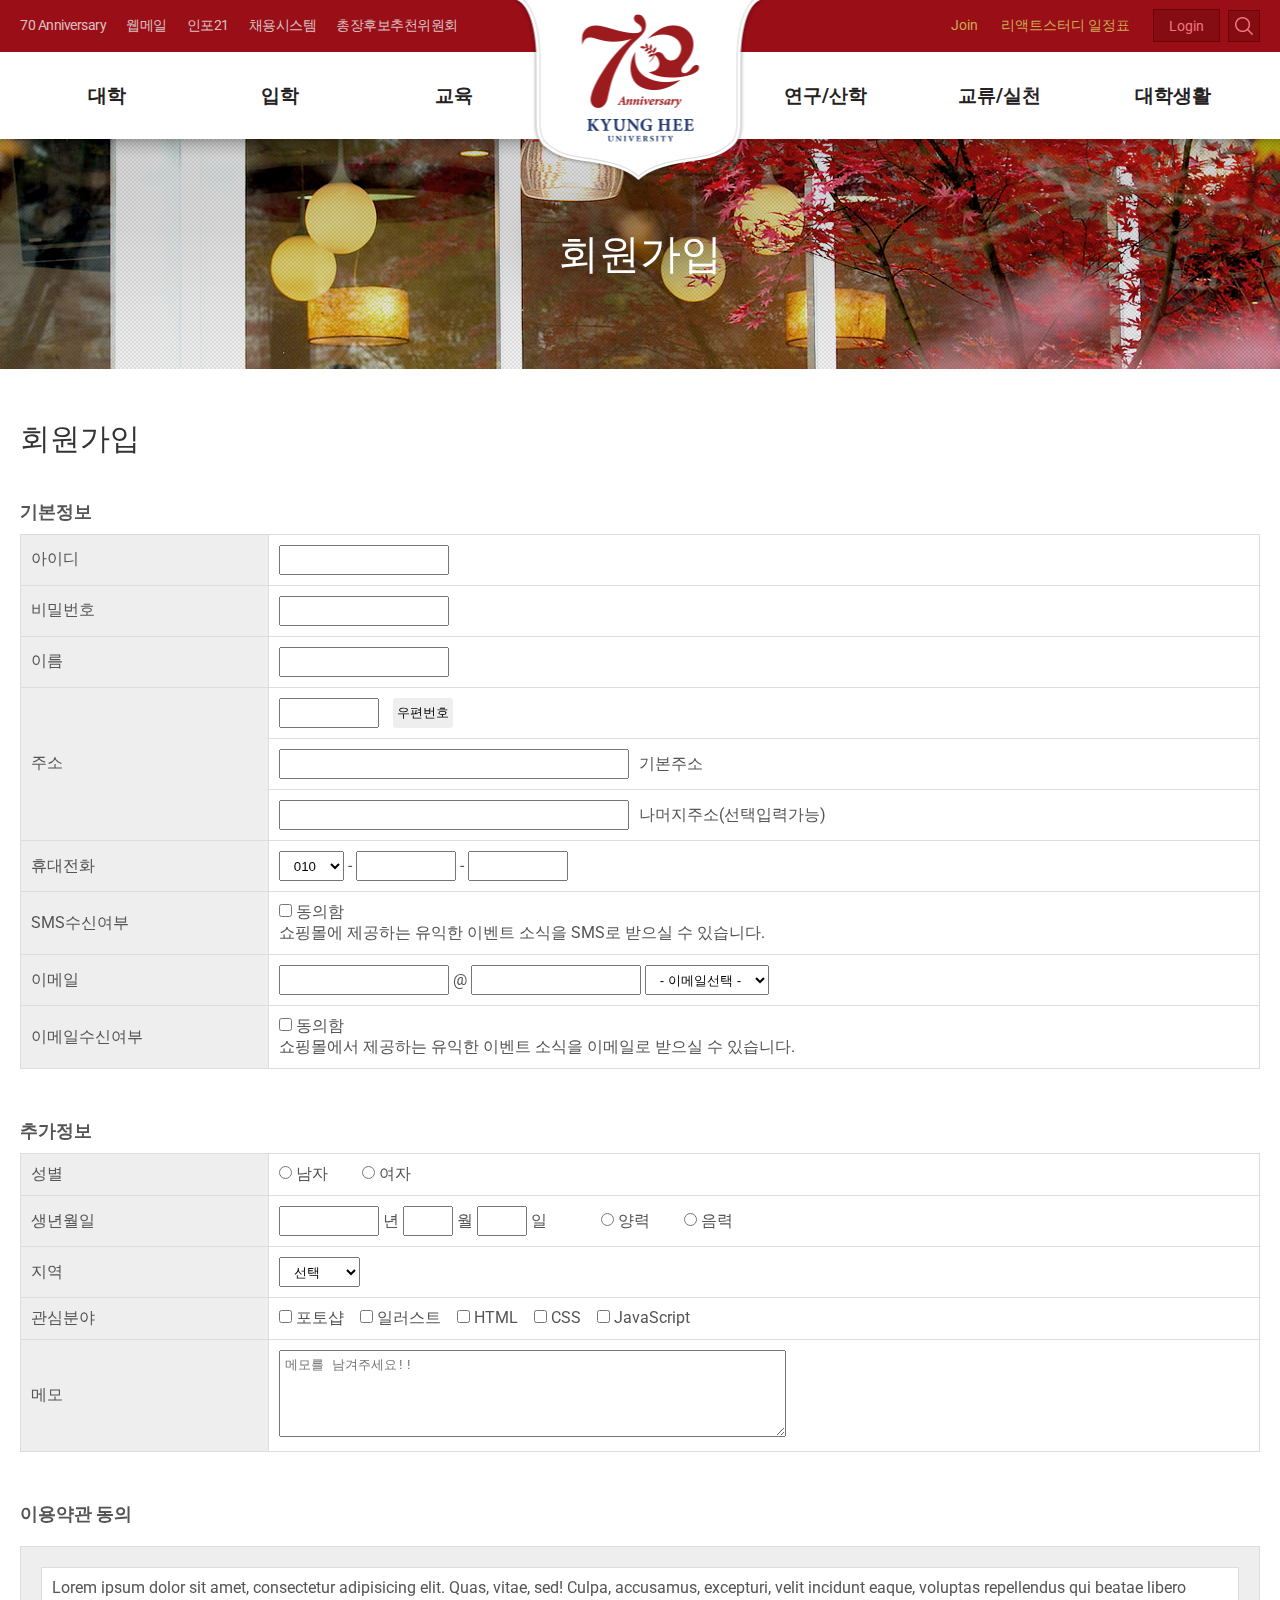
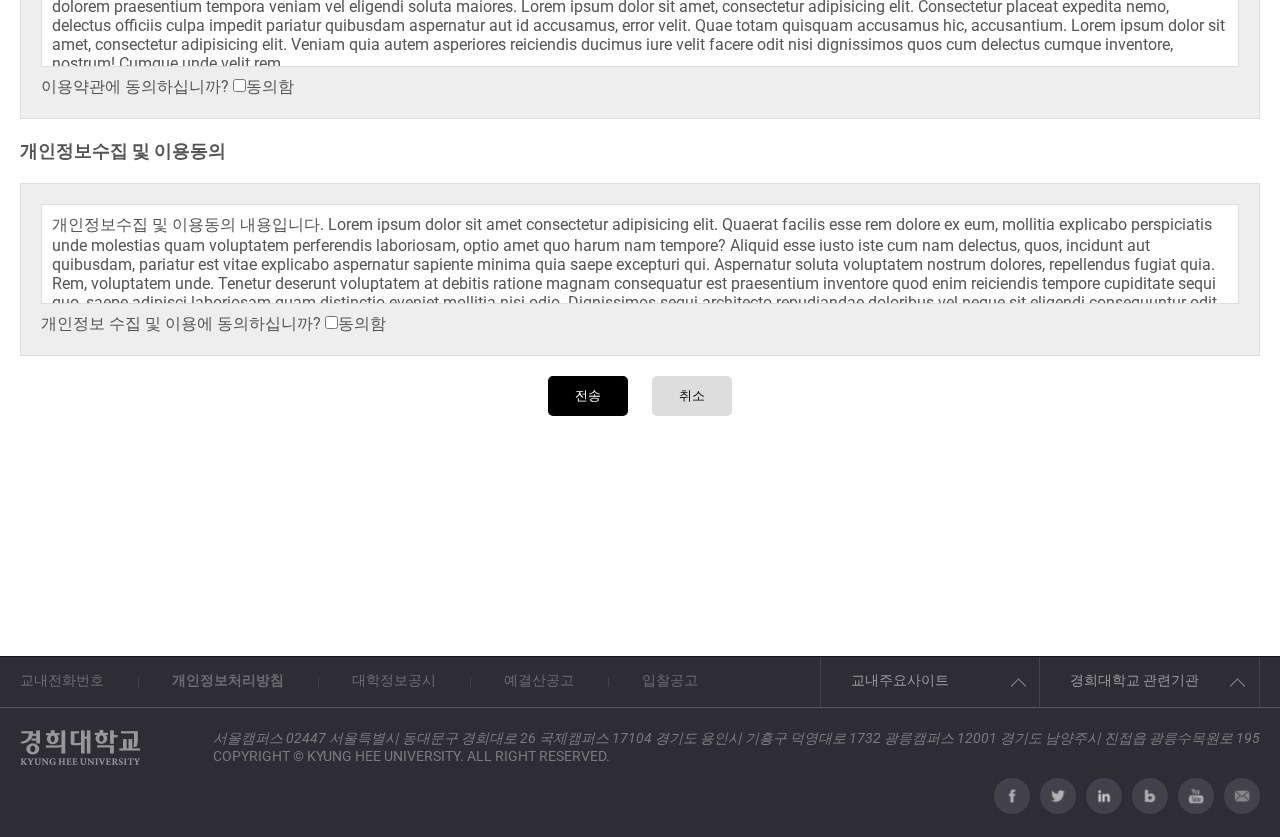
<file: join.html>
<!DOCTYPE html>
<html lang="ko">
<head>
    <meta charset="UTF-8">
    <meta name="viewport" content="width=device-width, initial-scale=1.0">
    <meta http-equiv="X-UA-Compatible" content="ie=edge">
    <title>경희대학교</title>
    <link rel="stylesheet" href="css/reset.css">
    <link rel="stylesheet" href="https://use.fontawesome.com/releases/v5.7.0/css/all.css">
    <link rel="stylesheet" href="css/slick.css">
    <link rel="stylesheet" href="css/animate.css">
    <link rel="stylesheet" href="css/common.css">
    <link rel="stylesheet" href="css/join.css">
    <script src="js/jquery-1.12.4.min.js"></script>
    <script src="js/jquery-migrate-1.4.1.min.js"></script>
    <!--[if lt IE 9]>
         <script src="js/html5shiv.js"></script>
    <![endif]-->
    <script src="js/prefixfree.min.js"></script>
    <script src="js/slick.min.js"></script>
    <script src="js/myscript.js"></script>
</head>
<body>

<div id="commHeader"></div>
    

<div id="joinBox">
    <div class="subTbox">
        <h2>회원가입</h2>
    </div>
    <div class="inner row">
        <h3>회원가입</h3>
        <div class="joinContent">
            <form action="#" method="post">
                <fieldset>
                    <legend>기본정보</legend>
                    <table>
                        <colgroup>
                            <col class="col1">
                            <col class="col2">
                        </colgroup>
                        <tr>
                            <th>
                                <label for="idinfo">아이디</label>
                            </th>
                            <td>
                                <input type="text" id="idinfo" name="idinfo" required>
                            </td>
                        </tr>
                        <tr>
                            <th>
                                <label for="pwinfo">비밀번호</label>
                            </th>
                            <td>
                                <input type="password" id="pwinfo" name="pwinfo" required>
                            </td>
                        </tr>
                        <tr>
                            <th>
                                <label for="irum">이름</label>
                            </th>
                            <td>
                                <input type="text" id="irum" name="irum">
                            </td>
                        </tr>
                        <tr>
                            <th rowspan="3">
                                <label for="zipcode"">주소</label>
                            </th>
                            <td>
                                <input type="text" id="zipcode" name="zipcode" readonly>
                                <button type="button" id="zipbtn">우편번호</button>
                            </td>
                        </tr>
                        <tr>
                            <td>
                                <input type="text" name="addr1" id="addr1" readonly>기본주소
                            </td>
                        </tr>
                        <tr>
                            <td>
                                <input type="text" name="addr2" id="addr2">나머지주소(선택입력가능)
                            </td>
                        </tr>
                        <tr>
                            <th><label for="telecom">휴대전화</label></th>
                            <td>
                                <select name="telecom" id="telecom">
                                    <option value="010">010</option>
                                    <option value="011">011</option>
                                    <option value="016">016</option>
                                    <option value="017">017</option>
                                    <option value="018">018</option>
                                    <option value="019">019</option>
                                </select> - 
                                <input type="text" name="hp1" id="hp1"> -
                                <input type="text" name="hp2" id="hp2">
                            </td>
                        </tr>
                        <tr>
                            <th><label for="sms">SMS수신여부</label></th>
                            <td>
                                <input type="checkbox" id="sms" name="sms"> 동의함
                                <p>쇼핑몰에 제공하는 유익한 이벤트 소식을 SMS로 받으실 수 있습니다.</p>
                            </td>
                        </tr>
                        <tr>
                            <th><label for="email">이메일</label></th>
                            <td>
                                <input type="text" name="email" id="email"> @
  								<input type="text" name="emailcom" id="emailcom">
  								<select name="emaillist" id="emaillist">
  									<option>- 이메일선택 -</option>
  									<option value="naver">naver.com</option>
  									<option value="daum">daum.net</option>
  									<option value="nate">nate.com</option>
  									<option value="useremail">직접입력</option>
  								</select>
                            </td>
                        </tr>
                        <tr>
                            <th><label for="emailyes">이메일수신여부</label></th>
                            <td>
                                <input type="checkbox" name="emailyes" id="emailyes"> 동의함
  								<p>쇼핑몰에서 제공하는 유익한 이벤트 소식을 이메일로 받으실 수 있습니다.</p>
                            </td>
                        </tr>
                    </table>
                </fieldset>
                <fieldset>
                    <legend>추가정보</legend>
                    <table>
                        <colgroup>
                            <col class="col1">
                            <col class="col2">
                        </colgroup>
                            <tr>
                                <th><label for="man">성별</label></th>
                                <td>
                                <input type="radio" name="gender" id="man" value="man">
                                <label for="man"> 남자</label>
                                <input type="radio" name="gender" id="woman" value="woman">
                                <label for="woman"> 여자</label>
                                </td>
                            </tr>
                            <tr>
                                <th><label for="birth_y">생년월일</label></th>
                                <td>
                                <input type="text" name="birth_y" id="birth_y"> 년
                                <input type="text" name="birth_m" id="birth_m"> 월
                                <input type="text" name="birth_d" id="birth_d"> 일
                                <input type="radio" name="pm" id="plus" value="양력">
                                <label for="plus">양력</label>
                                <input type="radio" name="pm" id="minus" value="음력">
                                <label for="minus">음력</label>
                                </td>
                            </tr>
                            <tr>
                                <th><label for="local">지역</label></th>
                                <td>
                                    <select name="local" id="local">
                                        <option>선택</option>
                                        <option value="서울">서울</option>
                                        <option value="경기도">경기도</option>
                                        <option value="강원도">강원도</option>
                                        <option value="제주도">제주도</option>
                                    </select>  								
                                </td>
                            </tr>
                            <tr>
                                <th><label for="inter1">관심분야</label></th>
                                <td>
                                <input type="checkbox" name="inter1" id="inter1">
                                <label for="inter1">포토샵&nbsp;&nbsp;&nbsp;</label>
                                <input type="checkbox" name="inter2" id="inter2">
                                <label for="inter2">일러스트&nbsp;&nbsp;&nbsp;</label>
                                <input type="checkbox" name="inter3" id="inter3">
                                <label for="inter1">HTML&nbsp;&nbsp;&nbsp;</label>
                                <input type="checkbox" name="inter4" id="inter4">
                                <label for="inter4">CSS&nbsp;&nbsp;&nbsp;</label>
                                <input type="checkbox" name="inter5" id="inter5">
                                <label for="inter5">JavaScript</label>
                                </td>
                            </tr>
                            <tr>
                                <th><label for="memo">메모</label></th>
                                <td>
                                <textarea name="memo" id="memo" cols="60" rows="5" maxlength="10" placeholder="메모를 남겨주세요!!"></textarea>
                                </td>
                            </tr>
                        </table>
                </fieldset>
                <h4>이용약관 동의</h4>
  				<div class="guide">
  					<div class="guidecontent">
						Lorem ipsum dolor sit amet, consectetur adipisicing elit. Quas, vitae, sed! Culpa, accusamus, excepturi, velit incidunt eaque, voluptas repellendus qui beatae libero dolorem praesentium tempora veniam vel eligendi soluta maiores.  		Lorem ipsum dolor sit amet, consectetur adipisicing elit. Consectetur placeat expedita nemo, delectus officiis culpa impedit pariatur quibusdam aspernatur aut id accusamus, error velit. Quae totam quisquam accusamus hic, accusantium.		
						Lorem ipsum dolor sit amet, consectetur adipisicing elit. Veniam quia autem asperiores reiciendis ducimus iure velit facere odit nisi dignissimos quos cum delectus cumque inventore, nostrum! Cumque unde velit rem.		
  					</div>
  					이용약관에 동의하십니까? 
  					<input type="checkbox" name="gyes" id="gyes" required><label for="gyes">동의함</label>
  				</div>
  				
  				<h4>개인정보수집 및 이용동의</h4>
  				<div class="guide">
  					<div class="guidecontent">
						개인정보수집 및 이용동의 내용입니다. Lorem ipsum dolor sit amet consectetur adipisicing elit. Quaerat facilis esse rem dolore ex eum, mollitia explicabo perspiciatis unde molestias quam voluptatem perferendis laboriosam, optio amet quo harum nam tempore?
                        Aliquid esse iusto iste cum nam delectus, quos, incidunt aut quibusdam, pariatur est vitae explicabo aspernatur sapiente minima quia saepe excepturi qui. Aspernatur soluta voluptatem nostrum dolores, repellendus fugiat quia.
                        Rem, voluptatem unde. Tenetur deserunt voluptatem at debitis ratione magnam consequatur est praesentium inventore quod enim reiciendis tempore cupiditate sequi quo, saepe adipisci laboriosam quam distinctio eveniet mollitia nisi odio.
                        Dignissimos sequi architecto repudiandae doloribus vel neque sit eligendi consequuntur odit corporis, consectetur veniam eum aperiam reprehenderit dolorum. Possimus, totam et quidem voluptates iusto eligendi dignissimos laudantium amet sit debitis.
                        Porro eos laudantium, ducimus, optio eius a eaque ipsum corporis beatae esse maiores! Quos sunt fugit architecto perspiciatis similique libero. Ipsam ducimus qui molestias! Quaerat cum magnam animi accusamus laboriosam.
                        Voluptatum quod obcaecati assumenda est odio adipisci tenetur, iure vel quos repellat eum officiis vero, enim totam debitis nostrum! Enim officia qui minus dolor aperiam officiis assumenda corrupti? Quod, fuga!
                        Incidunt qui voluptatum neque ad repellendus cupiditate officiis ipsam, beatae aspernatur iusto cumque explicabo corrupti vitae tempora dicta similique hic maiores debitis odit fugiat optio doloribus, illum iure! Labore, dignissimos.
                        Fugiat, minus dolorum ad maiores distinctio nisi rerum. Fuga sapiente quisquam, optio accusantium itaque, voluptas obcaecati totam perferendis consequatur cum, iusto iste explicabo cumque delectus voluptates sunt! Maiores, distinctio vitae.
                        Quaerat ipsam voluptates aliquam aperiam illum nemo, magni cupiditate nobis et provident. Mollitia in illo, unde enim placeat assumenda obcaecati sed? Inventore quibusdam velit nostrum sunt similique, ipsam est id.
                        Ut eius eos ratione amet debitis, nostrum id molestiae sunt reiciendis deleniti cupiditate voluptatem suscipit dolorum eveniet pariatur at iste quidem. Totam, fugiat officiis minima eligendi iste cumque. Ad, iste!
                        Iusto, est, alias commodi voluptatibus culpa quae fugiat vitae corporis consequatur rem consectetur neque. Reprehenderit quas error ea dignissimos nobis porro saepe optio. Voluptatum, id! Placeat eum vitae quia mollitia?
                        Ad, perspiciatis sed sunt molestiae id suscipit dolores labore nemo voluptatem. Dignissimos, eveniet inventore! Incidunt possimus doloremque assumenda. Corporis nam suscipit repellat nesciunt expedita, quia quaerat quidem consectetur harum eius?
                        Iusto sequi atque cum laborum vero! Voluptatibus quam molestias dolor! Praesentium distinctio eveniet inventore porro, deserunt laudantium minima! Nulla iusto quisquam commodi omnis natus libero itaque provident nostrum aliquid illo.
                        At rem, assumenda voluptatum vel officia error, consectetur quod quisquam hic, neque laborum accusantium ex. Ipsum illo fugiat non neque incidunt explicabo tempora, voluptatum commodi eligendi numquam veniam unde adipisci.
                        Maiores, veniam ipsam cupiditate ipsum omnis, magni consequuntur libero ex totam aliquam maxime deserunt eum sint necessitatibus magnam, iure atque nam perspiciatis similique voluptates repellat? Ratione quo saepe voluptates illum.
                        Hic commodi facere, et quidem ea, ipsum omnis in, amet iure dolorum repellat? Ducimus commodi facere veritatis itaque illum in dolores minus! Voluptatum itaque, explicabo dolore ipsam quaerat omnis numquam!
                        Cupiditate officia ea ipsum! Eum harum porro vel doloremque dolores culpa labore ullam at corrupti, autem neque corporis! Eveniet porro ducimus veniam dolor maiores totam aut veritatis fugit vero suscipit.
                        Veniam reiciendis quas amet tempora beatae, repudiandae voluptas impedit voluptatum nihil magnam aperiam facere adipisci sapiente animi quo dolorem corporis quis earum nesciunt alias quia? Minus, nesciunt animi. Minima, dolores.
                        Aliquam ratione voluptate consectetur molestias, qui illo nobis debitis voluptatum magnam, perspiciatis doloribus dolores nemo! Nulla beatae, illum harum, repudiandae repellat tempore quae sed est, corporis ad laborum consequuntur doloribus.
                        Natus numquam deserunt voluptate explicabo possimus debitis soluta blanditiis excepturi dicta! Assumenda nobis tempore deserunt inventore dolore eaque eos autem, dolores odit tempora, voluptas laudantium voluptatibus ad hic quo atque?
  					</div>
  					개인정보 수집 및 이용에 동의하십니까?
  					<input type="checkbox" name="pyes" id="pyes" required><label for="pyes">동의함</label>
  				</div>
  				
  				
  				<div class="btn">
					<input type="submit" value="전송">
					<input type="reset" value="취소">
  				</div>
            </form>
        </div>
    </div>
</div>
 

<div id="commFooter"></div>


</body>
</html>
</file>
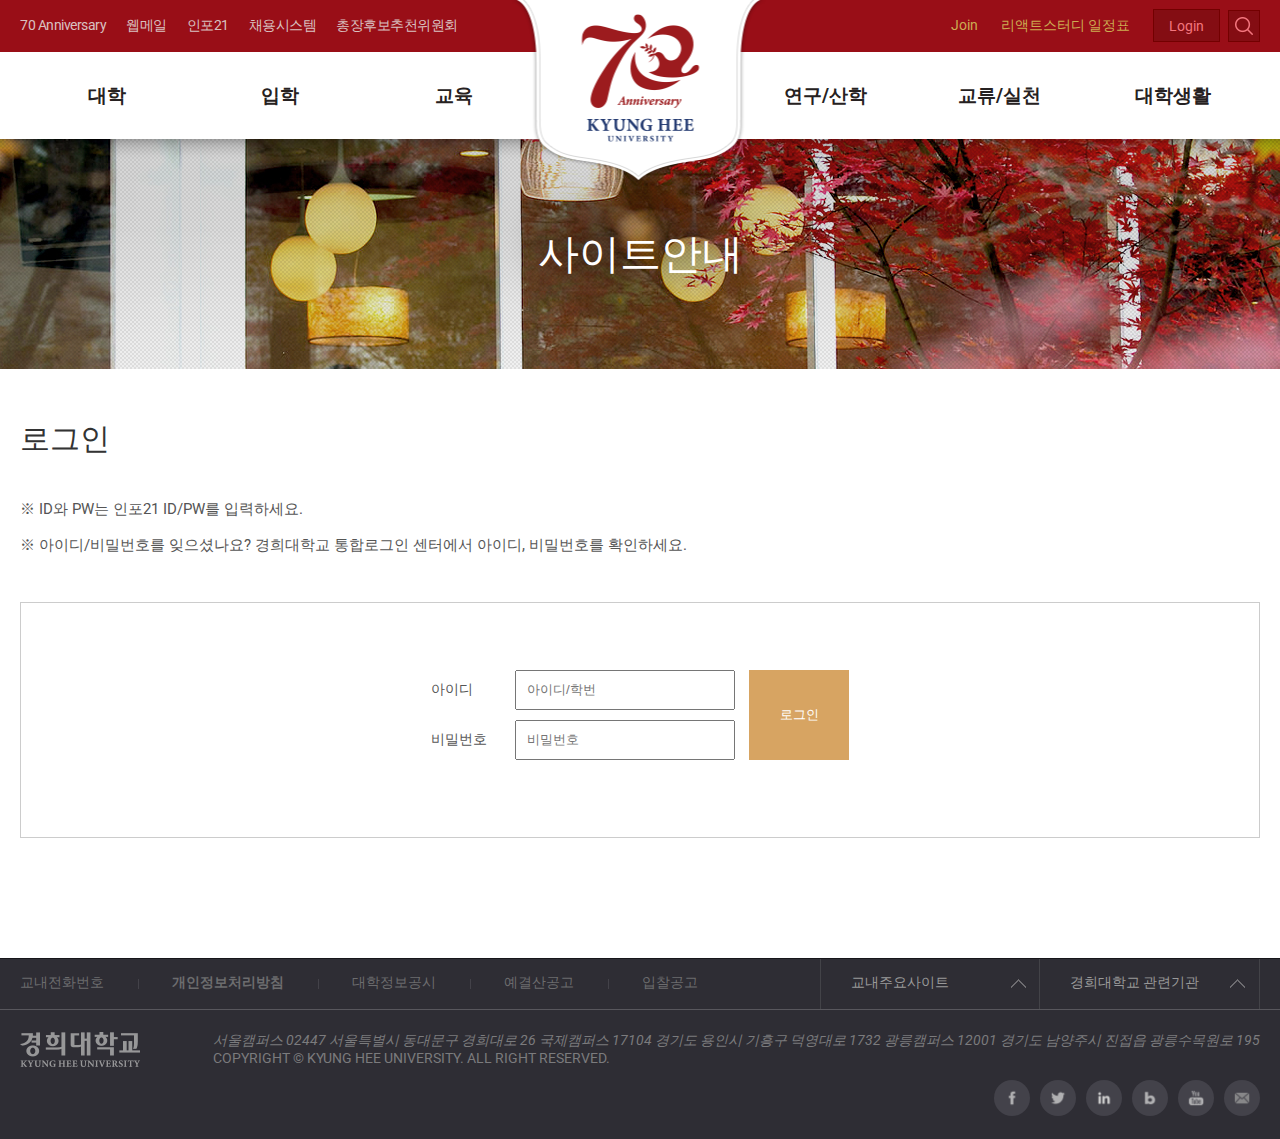
<file: login.html>
<!DOCTYPE html>
<html lang="ko">
<head>
    <meta charset="UTF-8">
    <meta name="viewport" content="width=device-width, initial-scale=1.0">
    <meta http-equiv="X-UA-Compatible" content="ie=edge">
    <title>경희대학교</title>
    <link rel="stylesheet" href="css/reset.css">
    <link rel="stylesheet" href="https://use.fontawesome.com/releases/v5.7.0/css/all.css">
    <link rel="stylesheet" href="css/slick.css">
    <link rel="stylesheet" href="css/animate.css">
    <link rel="stylesheet" href="css/common.css">
    <link rel="stylesheet" href="css/login.css">
    <script src="js/jquery-1.12.4.min.js"></script>
    <script src="js/jquery-migrate-1.4.1.min.js"></script>
    <!--[if lt IE 9]>
         <script src="js/html5shiv.js"></script>
    <![endif]-->
    <script src="js/prefixfree.min.js"></script>
    <script src="js/slick.min.js"></script>
    <script src="js/myscript.js"></script>
</head>
<body>

<div id="commHeader"></div>
    

<div id="loginBox">
    <div class="subTbox">
        <h2>사이트안내</h2>
    </div>
    <div class="inner row">
        <h3>로그인</h3>
        <p class="info">
           ※ ID와 PW는 인포21 ID/PW를 입력하세요.
        </p>
        <p class="info">
           ※ 아이디/비밀번호를 잊으셨나요? 경희대학교 통합로그인 센터에서 아이디, 비밀번호를 확인하세요.
        </p>
        <div class="cBox">
            <form action="#" method="post">
                <div class="idpw">
                    <p>
                        <label for="idbox">아이디</label>
                        <input type="text" id="idbox" name="idbox" placeholder="아이디/학번" required>
                    </p>
                    <p>
                        <label for="pwbox">비밀번호</label>
                        <input type="password" id="pwbox" name="pwbox" placeholder="비밀번호" required>
                    </p>
                </div>
                <button type="submit">로그인</button>
            </form>
        </div>
    </div>
</div>
 


<div id="commFooter"></div>

<script>
        $("form").submit(function(){
            $("input").css({
                border:"1px solid #ddd"
            })

            // 아이디 유효성 체크 : 3~5글자 범위, 특수문자 제외
            var idbox = $("#idbox").val()
            if ( idbox.length>=3 && idbox.length<=16 ) {
                for (var i=0; i<idbox.length; i++) {
                    // p.384 참고 charAt()
                    var ch = idbox.charAt(i)
                    if ( !(ch>='0' && ch<='9') && !(ch>='A' && ch<='Z') && !(ch>='a' && ch<='z')  ) { 
                        alert("특수문자는 포함하지 않음!")
                        $("#idbox").css({
                            border:"1px solid #f00"
                        }).focus().select()
                        return false;
                    }
                }
            } else {
                alert("아이디는 3~5글자 범위입니다.")
                $("#idbox").css({
                    border:"1px solid #f00"
                }).focus().select()
                return false;
            }

            // 비밀번호 유효성 체크
            // 영문, 숫자, 특수문자 중 2가지 이상 조합 10~12글자 범위. 첫글자는 영어만
            var pwbox = $("#pwbox").val()
            // p.398~p.400 정규표현식 참고
            // ^ 첫 문자 일치, $ 끝 문자 일치
            // ?= 조건확인후 처음으로 돌아감
            // . 임의의문자(숫자,문자,특수문자 포함한 모든 문자)
            // * 앞의 글자가 0번 이상 나옴
            var check = /^(?=[a-zA-Z])(?=.*[^a-zA-Z0-9])(?=.*[0-9]).*$/
            if ( pwbox.length>=10 && pwbox.length<=12 ) {
                if ( !check.test(pwbox) ) {
                    alert("비밀번호 조건에 맞지 않습니다.")
                    $("#pwbox").css({
                        border:"1px solid #f00"
                    }).focus().select();
                    return false;
                }
            } else {
                alert("비밀번호는 10~12글자 범위입니다.")
                $("#pwbox").css({
                    border:"1px solid #f00"
                }).focus().select();
                return false;
            }


           return false;
        })
</script>

</body>
</html>
</file>
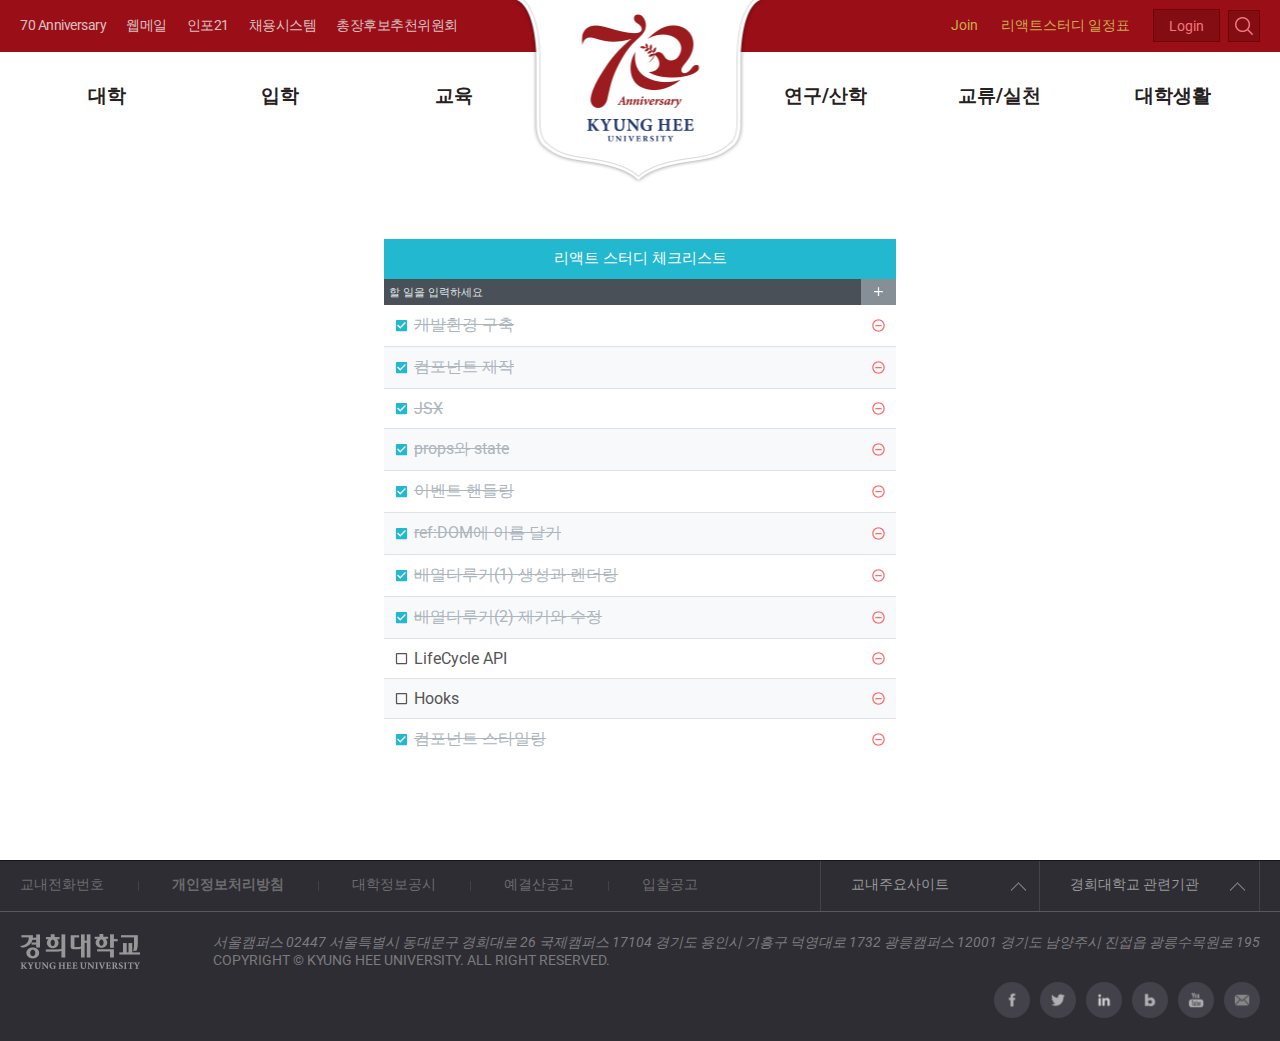
<file: schedule.html>
<!doctype html>
<html lang="en">

<head>
    <meta charset="UTF-8">
    <meta name="viewport" content="width=device-width, initial-scale=1.0">
    <meta http-equiv="X-UA-Compatible" content="ie=edge">

    <meta property="og:url" content="http://thebu.cafe24.com/khu0210/">
    <meta property="og:image" content="images/fab.png">
    <meta property="og:type" content="website">
    <meta property="og:site_name" content="김은영사이트">
    <meta property="og:locale" content="ko">
    <meta property="og:title" content="김은영" />
    <meta property="og:description" content="김은영엽니다." />
    <title>리액트 스터디 일정표</title>
    <link href="static/css/main.378fc467.chunk.css" rel="stylesheet">
    <link rel="shortcut icon" href="images/favicon.ico">
    <link rel="apple-touch-icon" href="https://cdn.samsung.com/etc/designs/smg/global/imgs/logo-square-letter.png">
    <link rel="stylesheet" href="css/reset.css">
    <link rel="stylesheet" href="https://use.fontawesome.com/releases/v5.7.0/css/all.css">
    <link rel="stylesheet" href="css/slick.css">
    <link rel="stylesheet" href="css/animate.css">
    <link rel="stylesheet" href="css/common.css">
    <link rel="stylesheet" href="css/main.css">

    <script src="js/jquery-1.12.4.min.js"></script>
    <script src="js/jquery-migrate-1.4.1.min.js"></script>
    <!--[if lt IE 9]>
         <script src="js/html5shiv.js"></script>
    <![endif]-->
    <script src="js/prefixfree.min.js"></script>
    <script src="js/slick.min.js"></script>
    <script src="js/jquery.easing.1.3.js"></script>
    <script src="js/myscript.js"></script>
</head>

<body><noscript>You need to enable JavaScript to run this app.</noscript>

    <div id="commHeader"></div>
    <div id="root"></div>
    <div id="commFooter"></div>

    <script>!function (e) { function t(t) { for (var n, l, f = t[0], i = t[1], a = t[2], c = 0, s = []; c < f.length; c++)l = f[c], Object.prototype.hasOwnProperty.call(o, l) && o[l] && s.push(o[l][0]), o[l] = 0; for (n in i) Object.prototype.hasOwnProperty.call(i, n) && (e[n] = i[n]); for (p && p(t); s.length;)s.shift()(); return u.push.apply(u, a || []), r() } function r() { for (var e, t = 0; t < u.length; t++) { for (var r = u[t], n = !0, f = 1; f < r.length; f++) { var i = r[f]; 0 !== o[i] && (n = !1) } n && (u.splice(t--, 1), e = l(l.s = r[0])) } return e } var n = {}, o = { 1: 0 }, u = []; function l(t) { if (n[t]) return n[t].exports; var r = n[t] = { i: t, l: !1, exports: {} }; return e[t].call(r.exports, r, r.exports, l), r.l = !0, r.exports } l.m = e, l.c = n, l.d = function (e, t, r) { l.o(e, t) || Object.defineProperty(e, t, { enumerable: !0, get: r }) }, l.r = function (e) { "undefined" != typeof Symbol && Symbol.toStringTag && Object.defineProperty(e, Symbol.toStringTag, { value: "Module" }), Object.defineProperty(e, "__esModule", { value: !0 }) }, l.t = function (e, t) { if (1 & t && (e = l(e)), 8 & t) return e; if (4 & t && "object" == typeof e && e && e.__esModule) return e; var r = Object.create(null); if (l.r(r), Object.defineProperty(r, "default", { enumerable: !0, value: e }), 2 & t && "string" != typeof e) for (var n in e) l.d(r, n, function (t) { return e[t] }.bind(null, n)); return r }, l.n = function (e) { var t = e && e.__esModule ? function () { return e.default } : function () { return e }; return l.d(t, "a", t), t }, l.o = function (e, t) { return Object.prototype.hasOwnProperty.call(e, t) }, l.p = "/"; var f = this.webpackJsonpmytodo = this.webpackJsonpmytodo || [], i = f.push.bind(f); f.push = t, f = f.slice(); for (var a = 0; a < f.length; a++)t(f[a]); var p = i; r() }([])</script>
    <script src="static/js/2.ce977c75.chunk.js"></script>
    <script src="static/js/main.3e7bd756.chunk.js"></script>
</body>

</html>
</file>
<file: css/main.css>
@charset "utf-8";
@import url('https://fonts.googleapis.com/css?family=Roboto&display=swap');
@import url('https://fonts.googleapis.com/css?family=Merriweather&display=swap');
/* font-family: 'Roboto', sans-serif; 
font-family: 'Merriweather', serif; */


/* 메인 슬라이드 구역 */
/* .mainSlideW { height:480px } */

.mainSlide  div.sbox {  
    /* background-position:center; background-size:cover;  */
    position:relative; 
 }
/* .mainSlide li.slide01 { background-image:url(../images/slideImg01.jpg) }
.mainSlide li.slide02 { background-image:url(../images/slideImg02.jpg) }
.mainSlide li.slide03 { background-image:url(../images/slideImg03.jpg) }
.mainSlide li.slide04 { background-image:url(../images/slideImg04.jpg) }
.mainSlide li.slide05 { background-image:url(../images/slideImg05.jpg) } */

.mainSlide  .sbox  a { 
    position:absolute; top:50%; left:0; width:100%; 
    text-align:center; color:#fff; 
    text-shadow:0 0 10px #000; padding:0 135px; }
.mainSlide .sbox.slick-active .slideTit { font-size:4.0rem; font-weight:bold; 
    display:block; animation:fadeInLeft 1s both 0.5s }    
.mainSlide .sbox.slick-active .slideTxt { font-size:2.0rem; font-weight:bold;
    margin-top:10px; animation:fadeInRight 1s both 0.5s  }

/* FOCUS 구역 */
section h2 { font-family:'Merriweather', serif; 
    font-size:4.0rem; padding:48px 0px 38px; text-align:center }
.mainSec01 { background:#ede9e8; padding-bottom:38px}
.mainSec01 h2.fontMer { color:#444; position:relative; }
.mainSec01 a.btnMore { text-indent:-99999px; 
    display:block; width:34px; height:34px; 
    position:absolute; right:20px; top:50%;
    margin-top:-15px; transition:all 0.2s}
.mainSec01 a.btnMore:hover { transform:rotate(90deg) }    
    
.mainSec01 a.btnMore:before {
    content:""; width:100%; height:2px; background:#adadad;
    position:absolute; left:0px; top:50%; margin-top:-1px; 
}     
.mainSec01 a.btnMore:after {
    content:""; width:2px; height:100%; background:#adadad;
    position:absolute; left:50%; top:0; margin-left:-1px; 
} 

.mainSec01 .mainList01 > li { float:left; width:33.33%;
    padding:0px 10px; text-align:center; }
.mainList01 > li img { transition:all 0.5s;}    
.mainList01 > li:hover img {  transform:scale(1.2) }
.mainList01 .listImgW { overflow:hidden }
.mainList01 > li strong { 
    font-size:1.8rem;
    font-weight:500;
    letter-spacing:-1px;
    color:#222;
    line-height:1.2em;
    display:block;
    white-space: nowrap; 
    overflow:hidden;
    text-overflow:ellipsis;
    padding:24px 20px 0px; }
.mainList01 > li  p.txtW {
    font-size:1.5rem;
    line-height:1.26;
    color:#666; font-weight:500;
    height:35px; overflow:hidden;
    margin:14px 0px; text-overflow:ellipsis; }    

/* ANNOUNCEMENT 구역 */
.mainSec02 { background:#342d2d; padding-bottom:48px }
.mainSec02 h2.mainTit01 { color:#fff; }
.tabType05 .tab { text-align:center; margin:0px 0px 15px; }
.tabType05 .tab > li { display:inline-block;  
    padding:0px 30px; 
    border-right:1px solid #706f74; 
    font-size:1.6rem; color:#706f74 }
.tabType05 .tab > li:first-child {  
    border-left:1px solid #706f74; }
.tabType05 .tab > li.on { color:#fff }    

.tabbox { height:300px; overflow:hidden; position:relative }
.tabbox .tabCon { opacity:0; position:absolute; margin-top:0px; left:0; width:100%;  }
.tabbox #first { margin-top:0px }
.tabbox .tabCon.on { opacity:1; }
.mainList02 > li { float:left; width:25%; height:300px; position:relative}
.mainList02 > li > .hoverW {
    position:absolute; bottom:0; 
    padding:35px 39px; border-bottom:0px solid #d7d7d7; 
    background:#fff; width:100%; transition:all 0.4s}
.mainList02 > li > .hoverW:before {
    content:""; position:absolute; width:100%;
    border-top:4px solid #990e17; left:0; top:-4px; }

.mainList02 > li > .hoverW:after {
    content:""; position:absolute; top:45px; bottom:35px;
    width:1px; background:#ccc; left:0; }
.mainList02 > li:first-child > .hoverW:after {  display:none }
.mainList02 > li:hover > .hoverW:after { display:none; }    
.mainList02 > li > .hoverW .titW { display:block; height:53px; 
    font-size:22px; font-weight:500; color:#262121; 
    line-height:1.22em; overflow:hidden; }   
.mainList02 > li > .hoverW .titW:nth-of-type(1) { height:26.5px; }     
.mainList02 > li > .hoverW .txtW {
    overflow:hidden; margin:40px 0 0px; 
    height:54px; line-height:1.26em; 
    font-size:15px; color:#666; }    
.mainList02 > li > .hoverW .txtW > .date { 
    display:block; color:#aaa; }    
.mainList02 > li > .hoverW .btn09 {
        border:1px solid #f2c4c7;
        padding:9px 20px; background:#fff; 
        color:#990e17; display:inline-block;
        visibility:hidden;  }    
.mainList02 > li:hover > .hoverW .btn09 { 
        visibility: visible; margin-top:20px }   
.mainList02 > li:hover > .hoverW {
        background:#990e17; }
.mainList02 > li:hover > .hoverW .titW { color:#fff }       
.mainList02 > li:hover > .hoverW .txtW { margin:30px 0 0px;  }
.mainList02 > li:hover > .hoverW .date,
.mainList02 > li:hover > .hoverW .txtW { color:#d0a6a7;   }

/* Link 구역 */
.mainSec09 { background:#a28951; 
    color:#fff; padding-bottom:48px}
.mainList09 > li {display:inline-block;
     width:16%; font-size:14px;padding:13px; position:relative; 
     text-align:center;
     vertical-align:top; 
     font-weight:500; }    
.mainList09 > li:hover > a { 
        text-decoration:underline } 
.mainList09 > li:after { 
    content:''; width:1px; height:14px; background:#b3ac86;
    position:absolute; right:0px; top:17px; } 
.mainList09 > li:nth-child(6n):after { 
    display:none  }


/* News 구역 */
.mainSec03 { padding-bottom:48px; }
.mainList03 li { float: left; width: 25%; padding: 0 10px; 
    position:relative; }
.mainList03 li:before { content: ''; display:block; 
        border-top: 4px solid #333; }    
.mainList03 li .label { 
    font-size: 15px; background: #243971;
    color: #fff; padding: 9px 10px; text-align: center; 
    position:absolute; top:0px; left:10px;  
    z-index:99; min-width:72px }    
.mainList03 li:nth-child(2) .label { background: #b49759; }
.mainList03 li:nth-child(3) .label { background: #706f73; }
.mainList03 li:nth-child(4) .label { background: #990e17; } 

/* 이미지 없는 두개 박스 */
.mainList03 li .boxSt01 { padding: 55px 40px 44px;
    border: 1px solid #d7d7d7; border-top:none;  }
.mainList03 li .boxSt01 .titW {
        display: block;
        line-height: 1.23em;
        height:55px; 
        overflow:hidden;
        font-size: 22px;
        font-weight: 500;
        letter-spacing: -2px;
        color: #333;    }    
.mainList03 li .boxSt01 .txtW {
    overflow: hidden;
    height: 54px;
    margin-top: 2px;
    line-height: 1.26em;
    font-size: 15px;
    color: #666;
    margin-top:38%; }        
.mainList03 li .boxSt01 .txtW .date { display:block }

/* 이미지 있는 두 개 박스 */
.mainList03 li .imgBoxSt01 {
    position: relative;
    overflow: hidden;
    text-align: center; }
.mainList03 li .imgBoxSt01 > img { 
    transition:all 0.4s }
.mainList03 li:hover .imgBoxSt01 > img { 
    transform:scale(1.2); }

.mainList03 li .imgBoxSt01 .imgDim {
    position: absolute;
    top: 0; right: 0; bottom: 0; left: 0;
    background: rgba(0, 0, 0, 0.6);
    opacity:0;
    transition: 0.4s;
}
.mainList03 li:hover .imgBoxSt01 .imgDim { 
    opacity:1 }
.mainList03 li .imgBoxSt01 .imgDim .icoWrap {
    position:absolute; top:50%; left:50%;
    transform:translate(-50%, -50%); }
.mainList03 li .imgBoxSt01 .imgDim .icoWrap img {
    opacity:0.8; margin:0 5px }
.mainList03 li .imgBoxSt01 .imgDim .icoWrap img:hover {
    opacity:1 }

/* 이미지 아래 텍스트박스 */
.mainList03 li .boxSt02 {
    border: 1px solid #d7d7d7;
    border-top: 0;
    color: #333;
    text-align: center;
	font-size:1.3em; 
    padding:10px; }    
    
/* 구독신청메일 전송 구역 */
.mainSec04 { padding: 38px 0px; background: #72716f; }    
.mainSec04 label { display: block; 
    padding-bottom: 14px;  font-size: 22px;
    color: #fff; text-align: center; font-weight:bold }
.mainSec04 input { width:76%; height:45px; 	
        float:left; padding: 0 39px 0; 
        border: 1px solid #2e2d34; font-size: 20px;
        color: #72716f; }    
.mainSec04 button { width:24%; height:45px; 
            float:left; border: 0;
            font-size: 20px; background: #262121;
            color: #fff; }

            
/* Multimedia 클래스명 mainSec05 */
.mainSec05 {
    padding-bottom: 48px;
    background: #ede9e8;
}
.mainSec05 .mainTit01 {
    padding: 48px 0 20px;
    font-size: 40px;
    font-weight: 300;
    text-align: center;
}

.mainList05 .bigW { float:left; width:49%; position:relative }
.mainList05 .smallW { float:left; width:23.5%; margin-left:1.5%; 
    position:relative  }
.mainList05 .bgWrap > a > img { width:100% }
.mainList05 .bgWrap { position:relative; }
.mainList05 .bgWrap .caption {
    padding: 20px 39px; 
    font-size: 22px;
    background: rgba(0, 0, 0, 0.6);
    color: #fff;
}
.mainList05 .bgWrap .decoPlay {
    position: absolute;
    top: 50%;
    left: 50%;
    margin: -44px 0 0 -44px;
}
.modalW { position:fixed; left:0; top:0; 
    width:100%; padding-top:100%;
    right:0; bottom:0; 
    background:rgba(0,0,0,0.8); z-index:99999999; display:none }
.modalW > #player { position:absolute; top:3%; left:10%;
    width:80%; height:45%;  }   /* 100% : 56.22% */ 
.modalW > #player > iframe { width:100%; height:100% }    
.modalW  button { position:absolute; top:3%;
    right:50%; margin-right:-40%; z-index:99999}


.mainList05 .bgWrap .caption img {
    width: 24px; 
    margin-top: -5px;
    transition: 0.4s; 
}
.mainList05 .bgWrap:hover .caption img { margin-left:20px; }

.mainList05 .guideTit01 {
    display: block;
    padding-top: 18px;
    font-size: 20px;
    font-weight: 500;
    color: #262121; 
}
.guide02 {
    margin: 10px 0 0;
    line-height: 1.3em;
    color: #555; height:40px; overflow:hidden; 
}

/* sns 박스 클래스명 mainSec06 */
.mainSec06 { background: #fff; padding:20px 0px;  }
.mainSec06 .snsIco { float:right }
.mainSec06 .snsIco li {  float:left; margin-left:10px}
.mainSec06 .snsIco li a {
    display: block;
    width: 22.5px;
    height: 22.5px;
    padding: 0 5px;
    text-indent: -9999px;
}
.mainSec06 .snsIco li.sns01 a {
    background: url(../images/icoSns01.png) no-repeat center;
    background-size:22.5px;
}
.mainSec06 .snsIco li.sns02 a {
    background: url(../images/icoSns02.png) no-repeat center;
    background-size:22.5px;
}
.mainSec06 .snsIco li.sns03 a {
    background: url(../images/icoSns03.png) no-repeat center;
    background-size:22.5px;
}
.mainSec06 .snsIco li.sns04 a {
    background: url(../images/icoSns04.png) no-repeat center;
    background-size:22.5px;
}
.mainSec06 .snsIco li.sns05 a {
    background: url(../images/icoSns05.png) no-repeat center;
    background-size:22.5px;
}

.mainSec06 .snsIco li.sns01:hover a {
    background: url(../images/icoSns01h.png) no-repeat center;
    background-size:22.5px;
}
.mainSec06 .snsIco li.sns02:hover a {
    background: url(../images/icoSns02h.png) no-repeat center;
    background-size:22.5px;
}
.mainSec06 .snsIco li.sns03:hover a {
    background: url(../images/icoSns03h.png) no-repeat center;
    background-size:22.5px;
}
.mainSec06 .snsIco li.sns04:hover a {
    background: url(../images/icoSns04h.png) no-repeat center;
    background-size:22.5px;
}
.mainSec06 .snsIco li.sns05:hover a {
    background: url(../images/icoSns05h.png) no-repeat center;
    background-size:22.5px;
}

.mainSec06 .snsIco li.sns01.on a {
    background: url(../images/icoSns01h.png) no-repeat center;
    background-size:22.5px;
}
.mainSec06 .snsIco li.sns02.on a {
    background: url(../images/icoSns02h.png) no-repeat center;
    background-size:22.5px;
}
.mainSec06 .snsIco li.sns03.on a {
    background: url(../images/icoSns03h.png) no-repeat center;
    background-size:22.5px;
}
.mainSec06 .snsIco li.sns04.on a {
    background: url(../images/icoSns04h.png) no-repeat center;
    background-size:22.5px;
}
.mainSec06 .snsIco li.sns05.on a {
    background: url(../images/icoSns05h.png) no-repeat center;
    background-size:22.5px;
}

.mainSec06 .container { overflow:hidden;  position:relative }
.mainSec06 .snsSlide {  
     float:left; width:500%; margin-top:20px }
.mainSec06 .snsSlide > li { position:relative; float:left; 
    width:20%; padding:0px 100px;  }

.mainSec06 .snsSlide .logo { 
    float:left; width:16%; margin-top:30px; }
.mainSec06 .snsSlide .snsTxtW { 
	float:right; width:70%; 
	position:relative; }
.mainSec06 .snsSlide .snsTxtW::before {
	content:'';
	width:1px; 
	background:#ccc;
	position:absolute; 
	left:-80px; top:10px; bottom:10px; 
}

.mainSec06 .snsSlide .snsTxtW .txtW { 
	display:inline-block; 
	width:80%; 
	vertical-align:middle;
	padding-left:20px; 
}
.mainSec06 .snsSlide .snsTxtW strong {
    font-size: 20px; display:block; 
    font-weight: 500;
    color: #333;
}
.mainSec06 .snsSlide .snsTxtW p { font-size:14px; }

.mainSec06 .container > a {
	position:absolute;
	top:63%;  width: 17px; height: 31px;
	text-indent: -9999px;
	margin-top: -15.5px; z-index:9999;
}

.mainSec06 .container > .prev {
    background: url(../images/icoSnsLeft.png) no-repeat center;
    background-size:contain; 
	left:0px; 
}

.mainSec06 .container .next {
    background: url(../images/icoSnsRight.png) no-repeat center;
    background-size:contain; 
	right:0px; 
}


/* Quick Menu */
.mainSec07 {
    padding-bottom: 48px;
    background: #2c476b;
}
.mainSec07 .mainTit01 {
    color: #fff;
    padding: 48px 0 0;
    font-size: 40px;
    font-weight: 300;
    text-align: center;
}

.tabType06 .tab {
    margin: 36px 0 0px;
	text-align:center;
}
.tabType06 .tab li {
    display: inline-block;
    margin-bottom: 8px;
	color: #979ea7;
}
.tabType06 .tab li a {
    padding: 0 30px;
    font-size: 16px;
	position:relative;
}

.tabType06 .tab li a:before {
    content: '';
    position: absolute;
    left: 0;
    width: 1px;
    background: #1a2e48;
    top:0px; bottom:0px; 
    border-right:1px solid #526784;
}

.tabType06 .tab li:first-child a:before { display:none }
.tabType06 .tab li.on a { color:#c0a353 }

.tabContent { height:160px; overflow:hidden  }
.tabContent .tabCon {  display:none }
.tabContent .tabCon.on { display:block }
.mainList07 li { float: left; width: 12.5%; text-align: center;   
    opacity:0; margin-top:50px; 
    animation:wave 0.5s;
    animation-fill-mode: both; }
#tab1 .mainList07 li { margin-top:-30px; }    
.mainList07 li:nth-child(1) { animation-delay:0s }
.mainList07 li:nth-child(2) { animation-delay:0.2s }
.mainList07 li:nth-child(3) { animation-delay:0.4s }
.mainList07 li:nth-child(4) { animation-delay:0.6s }
.mainList07 li:nth-child(5) { animation-delay:0.8s }
.mainList07 li:nth-child(6) { animation-delay:1s }
.mainList07 li:nth-child(7) { animation-delay:1.2s }
.mainList07 li:nth-child(8) { animation-delay:1.4s }

@keyframes wave { 
    from { margin-top:50px; opacity:0 }
    to { margin-top:0px; opacity:1 }
}

.mainList07 .icoW { 
    background:#fff; 
    border-radius:50%;
    margin:40px 40px 10px; position:relative;  }
.mainList07 .icoW > img { width:100%; z-index:2; position:relative; }
.mainList07 li span { color:#fff; font-size:14px }

.mainList07 .icoW:after { 
	content:'';
	top:0px; left:0px; bottom:0px; right:0px; 
	border-radius:50%; 
	background:#d4b35b;
	position:absolute; 
	opacity:0; transform:scale(1.4);
    z-index:1; 
    transition:all 0.5s;
}
.mainList07  li:hover .icoW:after { 
	opacity:1; transform:scale(1);
}

.mainSec08 {
    background: url(../images/bgMainSec0802.gif) no-repeat center top;
	width:100%; 
	background-size:cover; 
	position:relative; 
    /* height:45.0806vw;  1240:559=100:x */
    padding-top:29.1145%   /* 1920:559=100:x */
}
.mainSec08 .container { position:absolute; top:0px; left:50%; 
    width:1240px; width:100%; transform:translateX(-50%); margin-top:10%; 
}
.mainSec08 .titW {
    font-size: 46px;
    color: #fff;
    margin-bottom:20px
}
.mainSec08 .titW strong {
    display: block;
    margin-bottom: 4px;
    font-size: 34px;
	font-weight:bold
}

.mainSec08 .btn10 {
    padding: 13px 22px 12px;
    font-size: 15px;
    border: 1px solid #c0a353;
    background: rgba(0, 0, 0, 0.6);
    color: #c0a353;
    transition: 0.4s;
}
.mainSec08 .btn10:hover { letter-spacing:4px }

.mainSec08 .videoLink {  text-align:center; position:absolute;  right:0; top:0  }
.mainSec08 .videoLink span { display:block; color:#fff }





@media screen and (max-width:1239px) {
        /* ANNOUNCEMENT 구역 */
    .tabbox { height:auto; overflow:hidden;  }
    .tabbox .tabCon { display:none; position:static; margin-top:30px; left:0; width:100%; transition:all 0.4s }
    .mainList02 { border-top: 4px solid #990e17;}
    .mainList02 > li { float:left; width:100%; height:185px; position:relative; background:#fff }
    .mainList02 > li .hoverW {
        position:static; bottom:0; 
        border-bottom:1px solid #d7d7d7; 
        background:#fff; transition:all 0.4s; width:96%; padding:20px 0px; margin:0 2%; }
    .mainList02 > li > .hoverW:before { display:none  }
    .mainList02 > li .hoverW:after {display:none }
    .mainList02 > li:first-child .hoverW:after { display:none }
    .mainList02 > li .hoverW .titW { display:block; height:26.5px; 
        font-size:1.7rem; font-weight:500; color:#262121; line-height:1.22em; overflow:hidden;  }
    .mainList02 > li .hoverW .txtW {overflow:hidden; margin:0px 0 0; 
        height:54px; line-height:1.26em; font-size:1.2rem; color:#666;}
    .mainList02 > li .hoverW .txtW > .date { display:block; color:#aaa; }
    .mainList02 > li > .hoverW .btn09 {
          visibility:visible; font-size:1.4rem } 
    
    .mainList02 > li:hover > .hoverW .btn09 { 
        visibility: visible; margin-top:0px }   
    .mainList02 > li:hover > .hoverW {
        background:#fff; }
    .mainList02 > li:hover > .hoverW .titW { color:#262121 }       
    .mainList02 > li:hover > .hoverW .txtW { margin:0px 0 0px;  }
    .mainList02 > li:hover > .hoverW .date { color:#aaa;   }
    .mainList02 > li:hover > .hoverW .txtW { color:#666;   }
    
    .mainList03 li { float: left; width: 50%; padding: 0 10px; 
        position:relative; 
    height:192px; 
    margin-bottom:20px 
    }
    .mainList03 li .boxSt01 { 
        height:192px;
        padding:46px 18px 15px 
    }
    .mainList03 li .boxSt01 .titW { font-size:14px }
    .mainList03 li .boxSt01 .txtW { font-size:12px }
    
    .mainList03 li .imgBoxSt01 {
        position: relative;
        overflow: hidden;
        text-align: center; 
        height:150px; 
        border: 1px solid #d7d7d7;
        border-top:none; 
     }   
    .mainList03 li .imgBoxSt01 > img { height:150px }     
    .mainList03 li .boxSt02 { height:42px; 
        border: 1px solid #d7d7d7;
        border-top: 0;
        color: #333;
        text-align: center;
        font-size:14px; 
        padding:10px; 
    }
    .mainList03 li .boxSt01 .txtW {
        overflow: hidden;
        height: 54px;
        margin-top: 2px;
        line-height: 1.26em;
        font-size: 15px;
        color: #666;
        margin-top:0; } 
    
    
    /* Multimedia 클래스명 mainSec05 */
    .mainSec05 {
        padding:0px 20px 48px; 
        background: #ede9e8;
    }
    .mainSec05 .mainTit01 {
        padding: 48px 0 20px;
        font-size: 40px;
        font-weight: 300;
        text-align: center;
    }
    
    .mainList05 .bigW { float:left; width:70%; position:relative; margin:0 15% 20px }
    .mainList05 .smallW { float:left; width:48%; margin-left:1%; 
        margin-right:1%; 
        position:relative  }
    .mainList05 .bgWrap > a > img { width:100% }
    .mainList05 .bgWrap { position:relative; }
    .mainList05 .bgWrap .caption {
        padding: 20px 39px; 
        font-size: 18px;
        background: rgba(0, 0, 0, 0.6);
        color: #fff;
    }
    .mainList05 .bgWrap .decoPlay {
        position: absolute;
        top: 50%;
        left: 50%;
        margin: -50px 0 0 -25px;
    }
    .mainList05 .bgWrap .decoPlay > img { width:50px }
    .mainList05 .bgWrap .caption img {
        width: 24px; 
        margin-top: -5px;
        transition: 0.4s; 
    }
    .mainList05 .bgWrap:hover .caption img { margin-left:20px; }
    
    .mainList05 .guideTit01 {
        display: block;
        padding-top: 18px;
        font-size:16px;
        font-weight: 500;
        color: #262121; 
    }
    .guide02 {
        margin: 10px 0 0; font-size:14px; 
        line-height: 1.3em;
        color: #555; height:auto; overflow:hidden; 
    }
    
    /* sns 박스 클래스명 mainSec06 */
    .mainSec06 { background: #fff; padding:20px 0px;  }
    .mainSec06 .snsIco { float:right; margin-right:20px }
    .mainSec06 .snsIco li {  float:left; margin-left:10px}
    .mainSec06 .snsIco li a {
        display: block;
        width: 22.5px;
        height: 22.5px;
        padding: 0 5px;
        text-indent: -9999px;
    }
    .mainSec06 .snsIco li.sns01 a {
        background: url(../images/icoSns01.png) no-repeat center;
        background-size:22.5px;
    }
    .mainSec06 .snsIco li.sns02 a {
        background: url(../images/icoSns02.png) no-repeat center;
        background-size:22.5px;
    }
    .mainSec06 .snsIco li.sns03 a {
        background: url(../images/icoSns03.png) no-repeat center;
        background-size:22.5px;
    }
    .mainSec06 .snsIco li.sns04 a {
        background: url(../images/icoSns04.png) no-repeat center;
        background-size:22.5px;
    }
    .mainSec06 .snsIco li.sns05 a {
        background: url(../images/icoSns05.png) no-repeat center;
        background-size:22.5px;
    }
    
    .mainSec06 .snsIco li.sns01:hover a {
        background: url(../images/icoSns01h.png) no-repeat center;
        background-size:22.5px;
    }
    .mainSec06 .snsIco li.sns02:hover a {
        background: url(../images/icoSns02h.png) no-repeat center;
        background-size:22.5px;
    }
    .mainSec06 .snsIco li.sns03:hover a {
        background: url(../images/icoSns03h.png) no-repeat center;
        background-size:22.5px;
    }
    .mainSec06 .snsIco li.sns04:hover a {
        background: url(../images/icoSns04h.png) no-repeat center;
        background-size:22.5px;
    }
    .mainSec06 .snsIco li.sns05:hover a {
        background: url(../images/icoSns05h.png) no-repeat center;
        background-size:22.5px;
    }
    
    .mainSec06 .snsIco li.sns01.on a {
        background: url(../images/icoSns01h.png) no-repeat center;
        background-size:22.5px;
    }
    .mainSec06 .snsIco li.sns02.on a {
        background: url(../images/icoSns02h.png) no-repeat center;
        background-size:22.5px;
    }
    .mainSec06 .snsIco li.sns03.on a {
        background: url(../images/icoSns03h.png) no-repeat center;
        background-size:22.5px;
    }
    .mainSec06 .snsIco li.sns04.on a {
        background: url(../images/icoSns04h.png) no-repeat center;
        background-size:22.5px;
    }
    .mainSec06 .snsIco li.sns05.on a {
        background: url(../images/icoSns05h.png) no-repeat center;
        background-size:22.5px;
    }
    
    .mainSec06 .container { overflow:hidden;  position:relative }
    .mainSec06 .snsSlide {  
         float:left; width:500%; margin-top:20px }
    .mainSec06 .snsSlide > li { position:relative; float:left; 
        width:20%; padding:10px 30px;  }
    
    .mainSec06 .snsSlide .logo { 
        float:left; width:107px; margin-top:-40px; }
    .mainSec06 .snsSlide li .snsTxtW { text-align:center;
        float:right; width:100%; border:1px solid #ccc;
        border-top:4px solid #344e85;
        position:relative; padding:20px 10px; margin:0px 0px 0px; }
    .mainSec06 .snsSlide li.snsW02 .snsTxtW { 
        border-top-color:#4cc2ff  }
    .mainSec06 .snsSlide li.snsW03 .snsTxtW { 
        border-top-color:#00c73c  }
    .mainSec06 .snsSlide li.snsW04 .snsTxtW { 
        border-top-color:#a22723  }
    
    
        
    .mainSec06 .snsSlide .snsTxtW:before {
        content:'';
        width:1px; 
        background:#ccc;
        position:absolute; 
        left:-80px; top:10px; bottom:10px; display:none;
    }
    
    .mainSec06 .snsSlide .snsTxtW .txtW { padding-top:10px;
        display:inline-block; 
        width:100%; 
        vertical-align:middle;
        padding-left:20px; text-align:left;
    }
    .mainSec06 .snsSlide .snsTxtW strong {
        font-size: 20px; display:block; 
        font-weight: 500;
        color: #333;
    }
    .mainSec06 .snsSlide .snsTxtW p { font-size:14px; }
    
    .mainSec06 .container > a {
        position:absolute;
        top:50%;  width: 17px; height: 31px;
        text-indent: -9999px;
        margin-top: -15.5px; z-index:9999;
    }
    
    .mainSec06 .container > .prev {
        background: url(../images/icoSnsLeft.png) no-repeat center;
        background-size:contain; 
        left:0px; 
    }
    
    .mainSec06 .container .next {
        background: url(../images/icoSnsRight.png) no-repeat center;
        background-size:contain; 
        right:0px; 
    }
    
    
    /* Quick Menu */
    .mainSec07 {
        padding-bottom: 48px;
        background: #2c476b;
    }
    .mainSec07 .mainTit01 {
        color: #fff;
        padding: 48px 0 0;
        font-size: 40px;
        font-weight: 300;
        text-align: center;
    }
    
    .tabType06 .tab {
        margin: 36px 0 0px;
        text-align:center;
    }
    .tabType06 .tab li {
        display: inline-block;
        margin-bottom: 8px;
        color: #979ea7;
    }
    .tabType06 .tab li a {
        padding: 0 10px;
        font-size: 14px;
        position:relative;
    }
    
    .tabType06 .tab li a:before {
        content: '';
        position: absolute;
        left: 0;
        width: 1px;
        background: #1a2e48;
        top:0px; bottom:0px; 
        border-right:1px solid #526784;
    }
    
    .tabType06 .tab li:first-child a:before { display:none }
    .tabType06 .tab li.on a { color:#c0a353 }
    
    .tabContent { height:180px; overflow:hidden;  }
    .tabContent .tabCon { display:none }
    .tabContent .tabCon.active { display:block }
    
    .mainList07 li { float: left; width: 12.5%; text-align: center;   
        opacity:0; margin-top:50px; 
        animation:wave 0.5s;
        animation-fill-mode: both;
    }
    .mainList07 li:nth-child(1) { animation-delay:0s }
    .mainList07 li:nth-child(2) { animation-delay:0.2s }
    .mainList07 li:nth-child(3) { animation-delay:0.4s }
    .mainList07 li:nth-child(4) { animation-delay:0.6s }
    .mainList07 li:nth-child(5) { animation-delay:0.8s }
    .mainList07 li:nth-child(6) { animation-delay:1s }
    .mainList07 li:nth-child(7) { animation-delay:1.2s }
    .mainList07 li:nth-child(8) { animation-delay:1.4s }
    
    @keyframes wave { 
        from { margin-top:50px; opacity:0 }
        to { margin-top:0px; opacity:1 }
    }
    
    .mainList07 .icoW { background:#fff; border-radius:50%;
        margin:40px 15px 10px; position:relative;  }
    .mainList07 .icoW > img { width:100%; z-index:2; position:relative; }
    .mainList07 li span { color:#fff; font-size:14px }
    
    .mainList07 .icoW:after { 
        content:'';
        top:0px; left:0px; bottom:0px; right:0px; 
        border-radius:50%; 
        background:#d4b35b;
        position:absolute; 
        opacity:0; transform:scale(1.4);
        z-index:1; transition:opacity 0.5s, transform 0.4s;
    }
    .mainList07  li:hover .icoW:after { 
        opacity:1; transform:scale(1);
    }
    
    .mainSec08 {
        background: url(../images/bgMainSec0802.gif) no-repeat center top;
        width:100%; 
        background-size:cover; 
        position:relative; 
        /* height:45.0806vw;  1240:559=100:x */
        padding-top:29.1145%   /* 1920:559=100:x */
    }
    .mainSec08 .container { position:absolute; top:0px; left:50%; 
        width:1240px; width:100%; transform:translateX(-50%); margin-top:10%; 
    }
    .mainSec08 .titW {
        font-size: 46px;
        color: #fff;
        margin-bottom:20px
    }
    .mainSec08 .titW strong {
        display: block;
        margin-bottom: 4px;
        font-size: 34px;
        font-weight:bold
    }
    
    .mainSec08 .btn10 {
        padding: 13px 22px 12px;
        font-size: 15px;
        border: 1px solid #c0a353;
        background: rgba(0, 0, 0, 0.6);
        color: #c0a353;
        transition: 0.4s;
    }
    .mainSec08 .btn10:hover { letter-spacing:4px }
    
    .mainSec08 .videoLink {  text-align:center; position:absolute;  right:0; top:0  }
    .mainSec08 .videoLink span { display:block; color:#fff }
    

    
}
    
        
        
@media screen and (max-width:767px) {

    section h2 { font-size:2.0rem;
        padding:30px 0px 25px; }

    .mainSec01 .mainList01 > li { float:left; width:50%;
        padding:0px 10px; text-align:center; }
    .mainSec01 .mainList01 > li:nth-child(1) { float:left; width:100%; padding:0px 50px 25px }
    .mainSec01 .mainList01 > li img { width:100% }

    .mainSec01 a.btnMore {  
        width:24px; height:24px; margin-top:-12px; } 

    .mainSec01 .mainList01 > li strong { 
        font-size:1.7rem; }
    
    .mainSec01 .mainList01 > li .txtW {
        font-size:1.2rem;
        height:30px; }

.mainList09 > li { display:inline-block;
        width:49%;  }    
.mainList09 > li:nth-child(2n):after { display:none  }
                
.mainSec04 input { width:100%; }    
.mainSec04 button { width:100%;
margin-top:5px }

.mainSec08 { height:255px; 
    background: url(../images/bgMainSec0802.gif) no-repeat center top;
    width:100%; 
    background-size:cover; 
    position:relative; 
    /* height:45.0806vw;  1240:559=100:x */
    padding-top:0;   /* 1920:559=100:x */
}
.mainSec08 .container { position:static; top:0px; left:50%; 
    max-width:1240px; width:100%; transform:translateX(0%); margin-top:0%; text-align:center;
    padding-top:20px; 
}
.mainSec08 .titW {
    font-size: 24px;
    color: #fff;
    margin-bottom:20px
}
.mainSec08 .titW strong {
    display: block;
    margin-bottom: 4px;
    font-size: 20px;
    font-weight:bold
}

.mainSec08 .btn10 {
    padding: 13px 22px 12px;
    font-size: 15px;
    border: 1px solid #c0a353;
    background: rgba(0, 0, 0, 0.6);
    color: #c0a353;
    transition: 0.4s;
}
.mainSec08 .btn10:hover { letter-spacing:4px }

.mainSec08 .videoLink {  text-align:center; display:block; position:static;  right:0; top:0; padding-top:30px   }
.mainSec08 .videoLink > img { width:50px }
.mainSec08 .videoLink span { display:block; color:#fff }


}


@media only screen and (max-width:399px) {
    .mainList07 .icoW { background:#fff; border-radius:50%;
        margin:40px 5px 10px; position:relative;  }
    .mainList07 li span { color:#fff; font-size:12px }
}
</file>
<file: css/join.css>
#joinBox { padding-bottom:120px }
.subTbox { height:230px; 
    background:url("../images/bgSubTit07.jpg") no-repeat center/cover; }
.subTbox h2 { 
    font-size:41px; 
    color:#fff;
    text-align:center;
    line-height:230px; }    
#joinBox h3 {padding:50px 0px 40px; 
    font-size:30px; color:#333 }
#joinBox .col1 { width:20%; background:#eee }
#joinBox .col2 { width:80% }
#joinBox td,
#joinBox th { border:1px solid #ddd;
    padding:10px; font-weight:normal; 
    text-align:left }
#joinBox fieldset { margin-bottom:50px }
#joinBox legend { position:static;
        text-indent:0px; font-size:18px;
        font-weight:bold; display:block; 
        margin:10px 0px }
#joinBox h4 { font-size:18px;
    font-weight:bold; 
    margin:20px 0px }        

#joinBox #idinfo,
#joinBox #pwinfo,
#joinBox #irum,
#joinBox #email,
#joinBox #emailcom { width:170px; height:30px; 
    padding-left:1em; }    

#joinBox #zipcode { width:100px; height:30px;
    text-align:center; }
#joinBox #zipbtn { margin-left:10px;
    height:30px; width:60px;
    border-radius:3px; background:#eee;
}
#joinBox #addr1,
#joinBox #addr2 {
    width:350px;
    height:30px;
    padding-left:1em;
    margin-right:10px; }    
#joinBox #hp1,
#joinBox #hp2 { height:30px; width:100px; }
#joinBox select {height:30px; padding:0px 10px; }    

#joinBox .btn { text-align:center; margin-bottom:100px;  }
#joinBox .btn input[type=submit] { border-radius:5px; width:80px; height:40px; 
	background:#000; color:#fff; border:none; margin:20px 10px }
#joinBox .btn input[type=reset] { border-radius:5px; width:80px; height:40px; 
	background:#ddd; border:none; margin:20px 10px }

#joinBox #man+label { margin-right:30px }

#joinBox #birth_y { width:100px; height:30px }
#joinBox #birth_m,
#joinBox #birth_d { width:50px; height:30px }
#joinBox #plus { margin-left:50px }
#joinBox #plus+label { margin-right:30px }
#joinBox textarea { padding:5px }

#joinBox .guide {
	border:1px solid #ddd;
	background:#eee;
	padding:20px;
}
#joinBox .guidecontent {
	border:1px solid #ddd;
	background:#fff;
	height:100px;
	overflow-y:scroll;
    padding:10px; 
    margin-bottom:10px
}
</file>
<file: css/login.css>
#loginBox { padding-bottom:120px }
.subTbox { height:230px; 
    background:url("../images/bgSubTit07.jpg") no-repeat center/cover; }
.subTbox h2 { 
    font-size:41px; 
    color:#fff;
    text-align:center;
    line-height:230px; }    
#loginBox h3 {padding:50px 0px 40px; 
    font-size:30px; color:#333 }
#loginBox .info { font-size:15px; color:#555;
    padding-bottom:17px }

#loginBox .cBox { padding:67px 0px; 
        border: 1px solid #ccc;
        margin-top:30px; text-align:center }    
#loginBox .idpw { display:inline-block;  }
#loginBox .idpw label { display:inline-block; 
    width:80px; text-align:left; 
    font-size:14px; color:#555 }
#loginBox .idpw input { width:220px; height:40px; 
    text-indent:10px }
#loginBox .idpw p { margin-bottom:10px }
#loginBox .cBox button { width:100px; height:90px;
    background:#d7a462; color:#fff;
    margin-left:10px; vertical-align:top }
</file>
<file: static/css/main.378fc467.chunk.css>
body {
  margin: 0;
  padding: 0;
  background: #fff;
}
.TodoTemplate {
  width: 512px;
  margin: 100px auto;
  border-radius: 4px;
}
@media (max-width: 1239px) {
  .TodoTemplate {
    margin: 0px auto 50px;
    padding-top: 52.5px;
  }
}
.TodoTemplate .app-title {
  background: #22b8cf;
  color: #fff;
  height: 4rem;
  font-size: 1.5rem;
  display: flex;
  align-items: center;
  justify-content: center;
}
.TodoTemplate .content {
  background: #fff;
}
.TodoInsert {
  display: flex;
  background: #495057;
}
.TodoInsert input {
  background: none;
  outline: none;
  border: none;
  padding: 0.5rem;
  font-size: 1.125rem;
  line-height: 1.5;
  color: #fff;
  flex: 1 1;
}
.TodoInsert input::-webkit-input-placeholder {
  color: #dee2e6;
}
.TodoInsert input:-ms-input-placeholder {
  color: #dee2e6;
}
.TodoInsert input::-ms-input-placeholder {
  color: #dee2e6;
}
.TodoInsert input::placeholder {
  color: #dee2e6;
}
.TodoInsert button {
  background: none;
  outline: none;
  border: none;
  background: #868e96;
  color: #fff;
  padding-left: 1rem;
  padding-right: 1rem;
  font-size: 1.5rem;
  display: flex;
  align-items: center;
  cursor: pointer;
  -webkit-transition: background 0.1s ease-in;
  transition: background 0.1s ease-in;
}
.TodoInsert button:hover {
  background: #adb5bd;
}
.TodoListItem {
  padding: 1rem;
  display: flex;
  align-items: center;
}
.TodoListItem:nth-child(2n) {
  background: #f8f9fa;
}
.TodoListItem .checkbox {
  cursor: pointer;
  flex: 1 1;
  display: flex;
  align-items: center;
}
.TodoListItem .checkbox svg {
  font-size: 1.5rem;
}
.TodoListItem .checkbox .text {
  margin-left: 0.5rem;
  flex: 1 1;
}
.TodoListItem .checkbox.checked svg {
  color: #22b8cf;
}
.TodoListItem .checkbox.checked .text {
  color: #adb5bd;
  text-decoration: line-through;
}
.TodoListItem .remove {
  display: flex;
  align-items: center;
  font-size: 1.5rem;
  color: #ff6b6b;
  cursor: pointer;
}
.TodoListItem .remove:hover {
  color: #ff8787;
}
.TodoListItem + .TodoListItem {
  border-top: 1px solid #dee2e6;
}
.TodoList {
  min-height: 320px;
  max-height: 513px;
  overflow-y: auto;
}
/*# sourceMappingURL=main.378fc467.chunk.css.map */
</file>
<file: css/common.css>
@charset "utf-8";
@import url(reset.css);
@import url('https://fonts.googleapis.com/css?family=Roboto&display=swap');
@import url('https://fonts.googleapis.com/css?family=Merriweather&display=swap');
/* font-family: 'Roboto', sans-serif; 
font-family: 'Merriweather', serif; */

/* header 구역 스타일 시작 */
.depth3 { display:none; }
.skip > a { position:absolute; left:-100% }
.skip > a:focus { display:block; width:100%; 
    height:30px; line-height:30px;
    background:#920400; color:#fff;
    text-align:center; left:0; z-index:99999 }

.headWrap  { position:relative; padding-top:52.5px }
.headWrap h1 { position:absolute; top:0; 
    left:50%; transform:translate(-50%); z-index:9999 }    
.headWrap h1 .mlogo { display:none }  
.mopen, .mclose { display:none }

.topW { background:#990E17; font-size:14px; 
    position:absolute; top:0; right:0; 
    width:100% }
.hleft > li { float:left; color:#d9c1c1; 
    padding:17px 20px 17px 0px; transition:all 0.4s;
    letter-spacing:-0.5px;  }
.hleft > li:hover { color:#fff;
    text-decoration:underline;  }

.topW .row { position:relative }   
.hright { position:absolute; top:17px; right:40px   /*230px;*/  }
.hright a { padding-left:20px; color:#ccab52; transition:all 0.4s }
.hright a:hover { color:#ffd669 }
.hright a:nth-child(3) {
    background:#840d13; 
    border:1px solid #730000;
    color:#f3767e; padding:7.5px 15px;
    margin-left:20px; transition:all 0.4s;
}
.hright a:nth-child(3):hover { color:#fff }
.search { position:absolute; top:10px; right:50%; margin-right:-620px; z-index:999999 }
.search input[type=text] { width:0px; /* 180px */ height:32px; 
    background:#730000; border:none; 
    text-indent:10px; color: #d9c1c1; opacity:0; 
    overflow:hidden }
.search ::placeholder { color: #d9c1c1;}
.search button { 
    border:1px solid #730000; 
    vertical-align:top;
    width:32px; height:32px;
    background:url(../images/icoSearch.png) no-repeat rgb(132, 13, 19) }

.menuW .gnbL { float:left; width:42%; }
.menuW .gnbR { float:right; width:42%; }
.menuW .gnb > li { float:left; width:33.33%;
    text-align:center; font-size:19px; color:#262121; height:86px; line-height:86px;  
    font-weight:bold; position:relative }
.menuW .gnb > li > a { display:block }
.menuW .gnb > li:hover {color:#a40f16 }

.submenu { position:absolute; top:86px; 
    left:0; width:100%; height:290px;
    padding-top:15px; display:none;
    border-right: 1px solid rgba(0, 0, 0, 0.25);
    z-index:9999; }
.menuW .gnb > li:nth-child(1) > .submenu {
    border-left: 1px solid rgba(0, 0, 0, 0.25)
}
.menuW .gnb > li:hover > .submenu {
    background:rgba(179, 16, 27, 1);
}
.submenu.on { display:block }

.submenu > li { font-size:16px;
    height:42px; line-height:42px; 
    color:#fff; }  
.submenu > li.on { 
    background:#fff;
    color:#990E17 }     
.submenu > li > a { display:block; }    

.menuW { position:relative }
.decoBox { width:100%; height:290px; 
    background:rgba(179, 16, 27, 0.85);
    position:absolute; top:86px; left:0; 
    display:none;  z-index:999}
.decoBox.on { display:block; }
.decoBox > .imgbox { 
    position:absolute; top:0; left:50%;
    transform:translate(-50%);
    height:290px; width:200px; 
    text-align:center; 
    background:rgba(179, 16, 27, 1); }
.decoBox > .imgbox > img {
    margin-top:100px }    
/* header 구역 스타일 끝 */




/* 푸터구역 스타일 시작 */
#footer { width:100%; background:#2e2d34; font-size:14px; }
.footMenu { width:100%; border-bottom:1px solid #58575d; border-top:1px solid #17161a; }
.footMenu .container {  max-width:1240px;  margin:0 auto; }
#footer .footInfo { max-width:1240px; margin:0 auto; }
.termsList { float:left }
.termsList > li { float:left }
.termsList > li > a { color:#6c6c6e; 
    padding:15px 34px 17px; display:block;
    position:relative; transition:all 0.4s; }
.termsList > li:hover > a { color:#eee;}
.termsList > li:first-child > a { padding-left:0px; }
.termsList > li > a:after { content:''; width:1px; height:10px; background:#434249;
    position:absolute; left:0px; top:50%; margin-top:-5px; }
.termsList > li:first-child > a:after { display:none }
.footLinkW { float:right }
.footLinkW > .footLinks { float:left; position:relative }
.footLinkW > .footLinks > .btnLinks { display:block;
    width:220px; padding:15px 0px 17px 30px; color:#999;
    border-right:1px solid #434348; background:url(../images/icoArrLinkUp.png) no-repeat 190px center; }
.footLinkW > .footLinks > .btnLinks.on { color:#eee;
    background:url(../images/icoArrLinkDown.png) no-repeat 190px center; }
.footLinkW > .footLinks:first-child > .btnLinks { border-left:1px solid #434348; }
.linkList { background:#2e2d34; border:1px solid #434348;
    padding:10px; position:absolute; bottom:50.67px; left:0px;
    width:100%; display:none; z-index:9999; }
.linkList > li > a { display:block; color:#6c6c6c;
    line-height:1.5em; }
/* .footLinkW > .footLinks:hover > .linkList { display:block } */
.footLogo { position:absolute; top:22px; left:0 }
.footInfo { position:relative }
.footAdd { float:right; position:relative; 
    padding:22px 0px 73px 180px; color:#7b7b7d }
.footAdd .snsList { position:absolute; right:0px; bottom:23px  }
.snsList > li { float:left; margin-left:10px; }
.snsList > li > a { display:block; width:36px; height:36px; 
    border-radius:50%; background:#43424a; }
.snsList > li:hover > a { background:#242327 }
.snsList > li > a > img { padding:5px;  }
/* 푸터구역 스타일 끝 */


@media screen and (max-width:1239px) {
    /* header 구역 스타일(1239이하) 시작 */
    .row { padding-left:16px; padding-right:16px }  
    .pc { display:none; }
    .mobile { display:block; }
    .headWrap  { position:fixed;    
        width:100%; z-index:9999;    
        overflow-y:auto; 
        /* height:100%;   */
        overflow-x:hidden;
    } 
    .headWrap h1 { position:absolute; top:0;
        width:100%;
        background:#990e17;
        left:0%; transform:translate(0%); z-index:9999 }    
    .headWrap h1 .mlogo { width:156px; display:inline-block;  }  
    .mopen, .mclose { display:none;
        position:absolute; right:10px; top:13px;
        background:none; border:none; 
        width:20px; height:20px;
        z-index:99999;
    }
    .mopen { display:block; }
    .mopen span { display:block; width:17px;
        height:2px; background:#fff;
        border-radius:1px; margin-top:4px; 
    }
    .mclose span {
        display:block; position:absolute; top:11px; left:0;
        width:20px; height:2px; background: #ffffff;
        border-radius:1px; }
    .mclose span:nth-of-type(1) {
        transform:rotate(45deg); 
    }
    .mclose span:nth-of-type(2) {
        transform:rotate(-45deg); 
    }
    
    .hleft { height:48px; padding-left:17px; 
        border-top:1px solid #ab1a23;
        background:#8c0911;  }
    
    .topW .row { position:static; padding-left:0px; padding-right:0px }   
    .hright { position:static; background:#8c0911;  }
    .hright a { padding-left:0px;
        color:#ed9da1; transition:all 0.4s;
        float:left; width:50%; height:50px; 
        line-height:50px; text-align:center; 
        font-size:14px; border-top:1px solid #ab1a23 }
    .hright a:hover { color:#ffd669 }
    .hright a:nth-child(3) { background:#2d2d2d; 
        border:0px solid #730000;
        color:#fff; padding:0px; 
        margin-left:0px; transition:all 0.4s;
        width:100%; height:51px; line-height:51px;  }
    .hright a:nth-child(1) {
        border-right:1px solid #ab1a23;  }
        
    .search { position:absolute; top:10px; right:40px; margin-right:0px;
        z-index:99999;  }
    .search button { 
        border:0px solid #730000; 
        vertical-align:top;
        width:32px; height:32px;
        background:#990e17 url(../images/micoSearch.png) no-repeat;
        background-size:17px;
        background-position:center;
    }
    
    .menuW .gnbL { float:left; width:100%; }
    .menuW .gnbR { float:left; width:100%; }
    .menuW .gnb > li { float:left; width:100%;
        text-align:left; font-size:17px; color:#fff; 
        height:auto; line-height:51px;  
        font-weight:bold; position:relative;
        border-top:1px solid #ab1a23; 
        background:url(../images/gnbDepth1down.jpg) no-repeat right center;
        background-size:51px;
    }
    
    .menuW .gnb > li > a { display:block; padding-left:16px; }
    .menuW .gnb > li:hover > a {color:#fff;}
    .menuW .gnb > li > a.on {color:#222;
        background:#fff url(../images/gnbDepth1up.jpg) no-repeat right center;
        background-size:51px; 
    }
    
    .submenu { position:static; /*  */
        /* top:86px; left:0;  */
        width:100%; height:auto;
        padding-top:0px; display:none;
        border-right: 0px solid rgba(0, 0, 0, 0.25);
        z-index:9999; 
        background:#fff; 
        }
    .submenu.on { display:block }
    .menuW .gnb > li:nth-child(1) > .submenu {
        border-left: 0px solid rgba(0, 0, 0, 0.25)
    }
    .menuW .gnb > li:hover > .submenu {
        background:#fff; 
    }
    /* .menuW .row:hover .submenu { display:none } */
    
    .submenu > li { font-size:15px;
        height:auto; /* 3단계 메뉴때문에 */
        line-height:50px; 
        color:#7e4649; 
        border-top:1px solid #ddd;
        background:url(../images/gnbDepth2down.jpg) no-repeat right center;
        background-size:50px;
    }  
    
    /* 3단계 메뉴 없는 것들만 공통클래스(dep3no) 삽입해서 
    화살표 배경이미지 안보이게 처리 */
    .submenu > li.dep3no { background:none }
    
    .submenu > li.on { 
        background:#fff url(../images/gnbDepth2Up.jpg) no-repeat right top; 
        background-size:50px; 
        color:#990E17;
    }     
    .submenu > li > a { display:block; 
        padding-left:32px; margin-right:50px;
    }    
    
    .submenu > li > .depth3.on { display:block }
    .submenu > li > .depth3 > li > a {
        display:block; font-size:13px;
        line-height:50px;
        color:#888;
        border-top:1px solid #ddd;
        padding-left:47px;
    }
    .topW { background:none; font-size:14px;
        position:relative; top:0; right:-100%;
        width:100%; height:149px;  
        display:none; }
    .menuW { position:relative; background:#990e17;
        right:-100%; display:none; width:100% }
    .menuW .row { padding-left:0px; padding-right:0px }
    /* .menuW .row:hover .decoBox { display:none; } */
    /* header 구역 스타일(1239이하) 끝 */


/* 푸터구역 스타일(1239이하) 시작 */
.termsList { float:left; width:100% }
.termsList > li { float:left; width:33.33%; }
.termsList > li > a { color:#6c6c6e; text-align:center;
    padding:10px 0px 10px; display:block;
    position:relative; transition:all 0.4s; }
.termsList > li:hover > a { color:#eee;}
.termsList > li:first-child > a { padding-left:0px; }
.termsList > li > a:after {
    content:''; width:1px; height:10px; background:#434249;
    position:absolute; left:0px; top:50%;
    margin-top:-5px; }
.termsList > li:first-child > a:after { display:none }


.footLogo { position:absolute; top:22px; left:20px;
    width:90px; }
.footInfo { position:relative }
.footAdd { float:left; position:relative; width:100%;
    padding:22px 20px 22px 130px; color:#7b7b7d }
.footAdd address span { display:block; letter-spacing:-1px }    
.footAdd .snsList { position:absolute; right:20px; bottom:60px  }
.snsList > li { float:left; margin-left:10px; }
.snsList > li > a { display:block; width:25px; height:25px; 
    border-radius:50%; background:#43424a;
}
.snsList > li:hover > a { background:#242327 }
.snsList > li > a > img { padding:5px;  }
/* 푸터구역 스타일 끝(1239 이하) */



    
}
    
        
        
@media screen and (max-width:767px) {

/* 푸터구역스타일(767 이하) 시작 */
.termsList { float:left; width:100% }
.termsList > li { float:left; width:33.33%; }
.termsList > li > a { color:#6c6c6e; text-align:center;
    padding:10px 0px 10px; display:block;
    position:relative; transition:all 0.4s; }
.termsList > li:hover > a { color:#eee;}
.termsList > li:first-child > a { padding-left:0px; }
.termsList > li > a:after {
    content:''; width:1px; height:10px; background:#434249;
    position:absolute; left:0px; top:50%;
    margin-top:-5px; }
.termsList > li:first-child > a:after { display:none }


.footLogo { position:absolute; top:22px; left:20px;
    width:90px; }
.footInfo { position:relative }
.footAdd { float:left; position:relative; width:100%;
    padding:22px 20px 22px 130px; color:#7b7b7d }
.footAdd address span { display:block; letter-spacing:-1px }    
.footAdd .snsList { position:absolute; right:20px; bottom:60px  }
.snsList > li { float:left; margin-left:10px; }
.snsList > li > a { display:block; width:25px; height:25px; 
    border-radius:50%; background:#43424a;
}
.snsList > li:hover > a { background:#242327 }
.snsList > li > a > img { padding:5px;  }
/* 푸터구역스타일(767 이하) 끝 */


}
</file>
